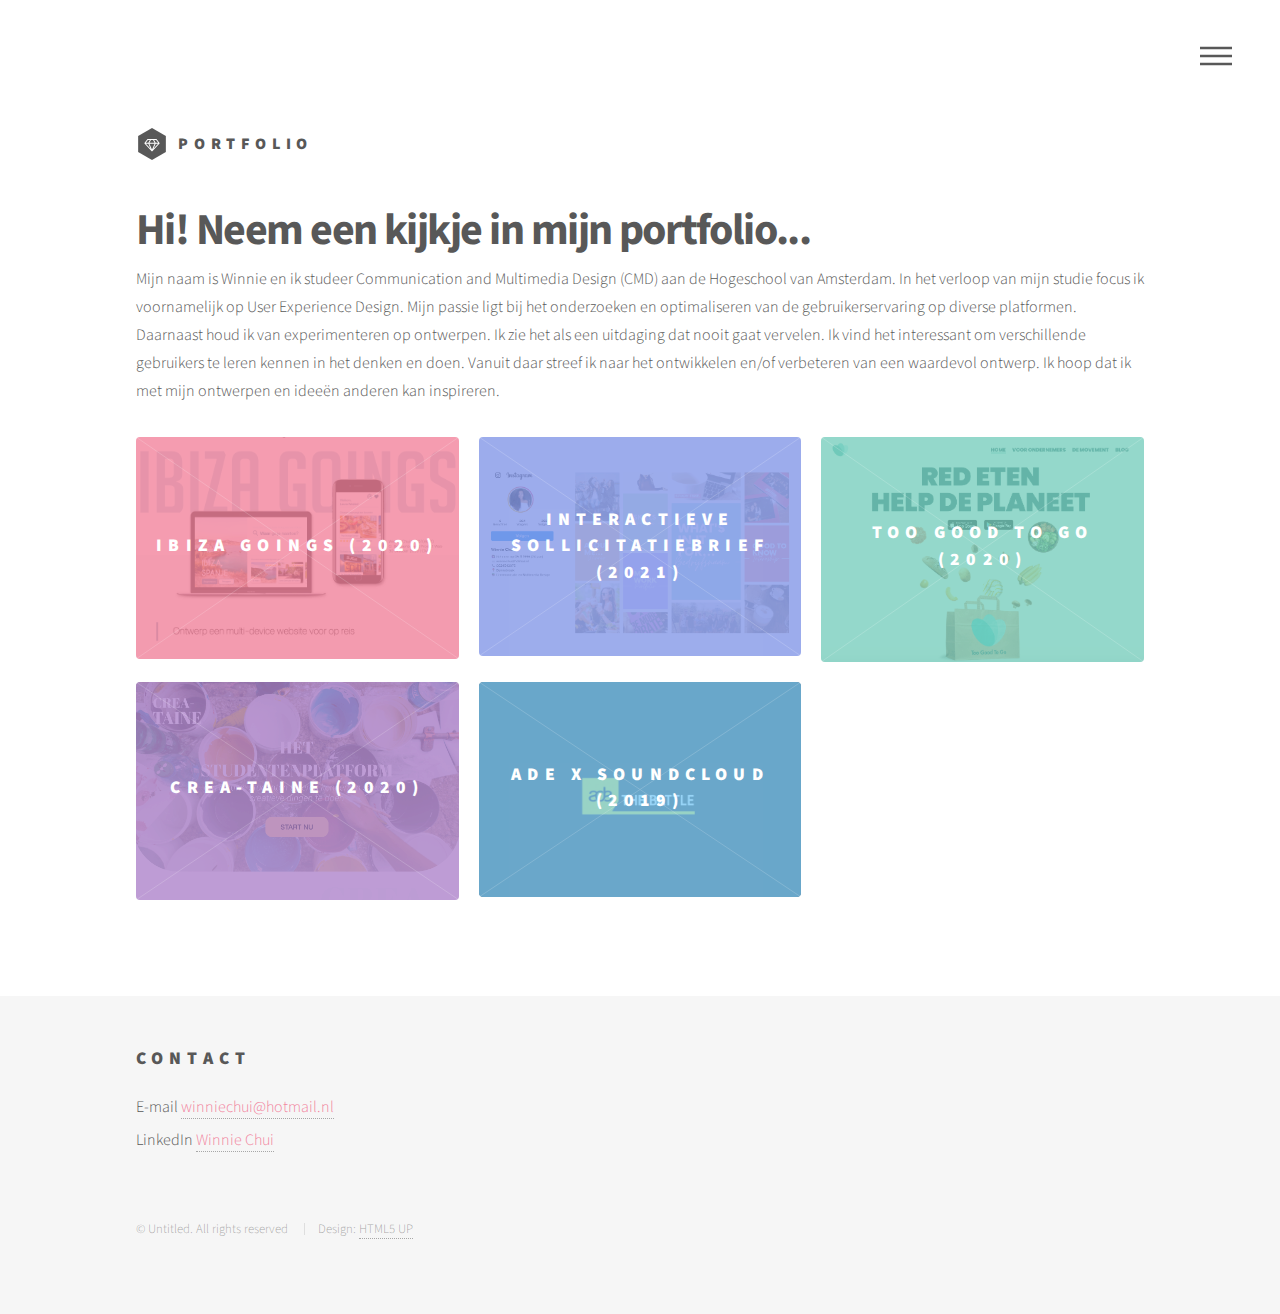
<file: index.html>
<!DOCTYPE HTML>
<!--
    Phantom by HTML5 UP
    html5up.net | @ajlkn
    Free for personal and commercial use under the CCA 3.0 license (html5up.net/license)
-->
<html>

<head>
    <title>Portfolio | Winnie Chui</title>
    <meta charset="utf-8" />
    <meta name="viewport" content="width=device-width, initial-scale=1" />
    <!--[if lte IE 8]><script src="assets/js/ie/html5shiv.js"></script><![endif]-->
    <link rel="stylesheet" href="assets/css/main.css" />
    <!--[if lte IE 9]><link rel="stylesheet" href="assets/css/ie9.css" /><![endif]-->
    <!--[if lte IE 8]><link rel="stylesheet" href="assets/css/ie8.css" /><![endif]-->
</head>

<body>
    <!-- Wrapper -->
    <div id="wrapper">

        <!-- Header -->
        <header id="header">
            <div class="inner">

                <!-- Logo -->
                <a href="index.html" class="logo">
                                    <span class="symbol"><img src="images/logo.svg"w alt="" /></span><span class="title">Portfolio</span>
                                </a>

                <!-- Nav -->
                <nav>
                    <ul>
                        <li><a href="#menu">Menu</a></li>
                    </ul>
                </nav>

            </div>
        </header>

        <!-- Menu -->
        <nav id="menu">
            <h2>Menu</h2>
            <ul>
                <li><a href="index.html">Home</a></li>
                <li><a href="profile.html">Over mij</a></li>
                <!-- <li><a href="generic.html">Tempus etiam</a></li>
                            <li><a href="generic.html">Consequat dolor</a></li>
                            <li><a href="elements.html">Elements</a></li> -->
            </ul>
        </nav>

        <!-- Main -->
        <div id="main">
            <div class="inner">
                <header>
                    <h1 class="intro">Hi! Neem een kijkje in mijn portfolio...<br />
                    </h1>
                    <p>Mijn naam is Winnie en ik studeer Communication and Multimedia Design (CMD) aan de Hogeschool van Amsterdam. In het verloop van mijn studie focus ik voornamelijk op User Experience Design. Mijn passie ligt bij het onderzoeken en optimaliseren van de gebruikerservaring op diverse platformen. Daarnaast houd ik van experimenteren op ontwerpen. Ik zie het als een uitdaging dat nooit gaat vervelen. Ik vind het interessant om verschillende gebruikers te leren kennen in het denken en doen. Vanuit daar streef ik naar het ontwikkelen en/of verbeteren van een waardevol ontwerp. Ik hoop dat ik met mijn ontwerpen en ideeën anderen kan inspireren. </p>



                </header>
                <section class="tiles">
                    <article class="style1">
                        <span class="image">
                                        <img src="images/ibiza-goings.png" alt="" />
                                    </span>
                        <a href="generic.html">
                            <h2>Ibiza Goings (2020)</h2>
                            <div class="content">
                                <p>Web Applicatie</p>
                            </div>
                        </a>
                    </article>
                    <article class="style6">
                        <span class="image">
                                        <img src="images/interactieve-sollicitatie.png" alt="" />
                                    </span>
                        <a href="generic2.html">
                            <h2>Interactieve sollicitatiebrief (2021)</h2>
                            <div class="content">
                                <p>Freespace</p>
                            </div>
                        </a>
                    </article>
                    <article class="style3">
                        <span class="image">
                                        <img src="images/toogoodtogo.png" alt="" />
                                    </span>
                        <a href="generic3.html">
                            <h2>Too Good To Go (2020)</h2>
                            <div class="content">
                                <p>HTML/CSS/Javascript</p>
                            </div>
                        </a>
                    </article>
                    <article class="style5">
                        <span class="image">
                                        <img src="images/creataine.png" alt="" />
                                    </span>
                        <a href="generic4.html">
                            <h2>Crea-taine (2020) </h2>
                            <div class="content">
                                <p>Designing with Purpose</p>
                            </div>
                        </a>
                    </article>
                    <article class="style2">
                        <span class="image">
                                        <img src="images/ade1.png" alt="" />
                                    </span>
                        <a href="generic7.html">
                            <h2>ADE x SoundCloud (2019)</h2>
                            <div class="content">
                                <p>Project 2 Individueel</p>
                            </div>
                        </a>
                    </article>
                </section>
            </div>
        </div>

        <!-- Footer -->
        <footer id="footer">
            <div class="inner">
                <section>
                    <h2 class="contact1">Contact </h2>
                    <p class="mailen">E-mail <a href="mailto:winniechui@hotmail.nl">winniechui@hotmail.nl</a></p>
                    <p class="mailen">LinkedIn <a href="http://www.linkedin.com/in/winnie-chui-b09330160">Winnie Chui</a></p>
                </section>

                <ul class="copyright">
                    <li>&copy; Untitled. All rights reserved</li>
                    <li>Design: <a href="http://html5up.net">HTML5 UP</a></li>
                </ul>
            </div>
        </footer>

    </div>

    <!-- Scripts -->
    <script src="assets/js/jquery.min.js"></script>
    <script src="assets/js/skel.min.js"></script>
    <script src="assets/js/util.js"></script>
    <!--[if lte IE 8]><script src="assets/js/ie/respond.min.js"></script><![endif]-->
    <script src="assets/js/main.js"></script>

</body>

</html>
</file>
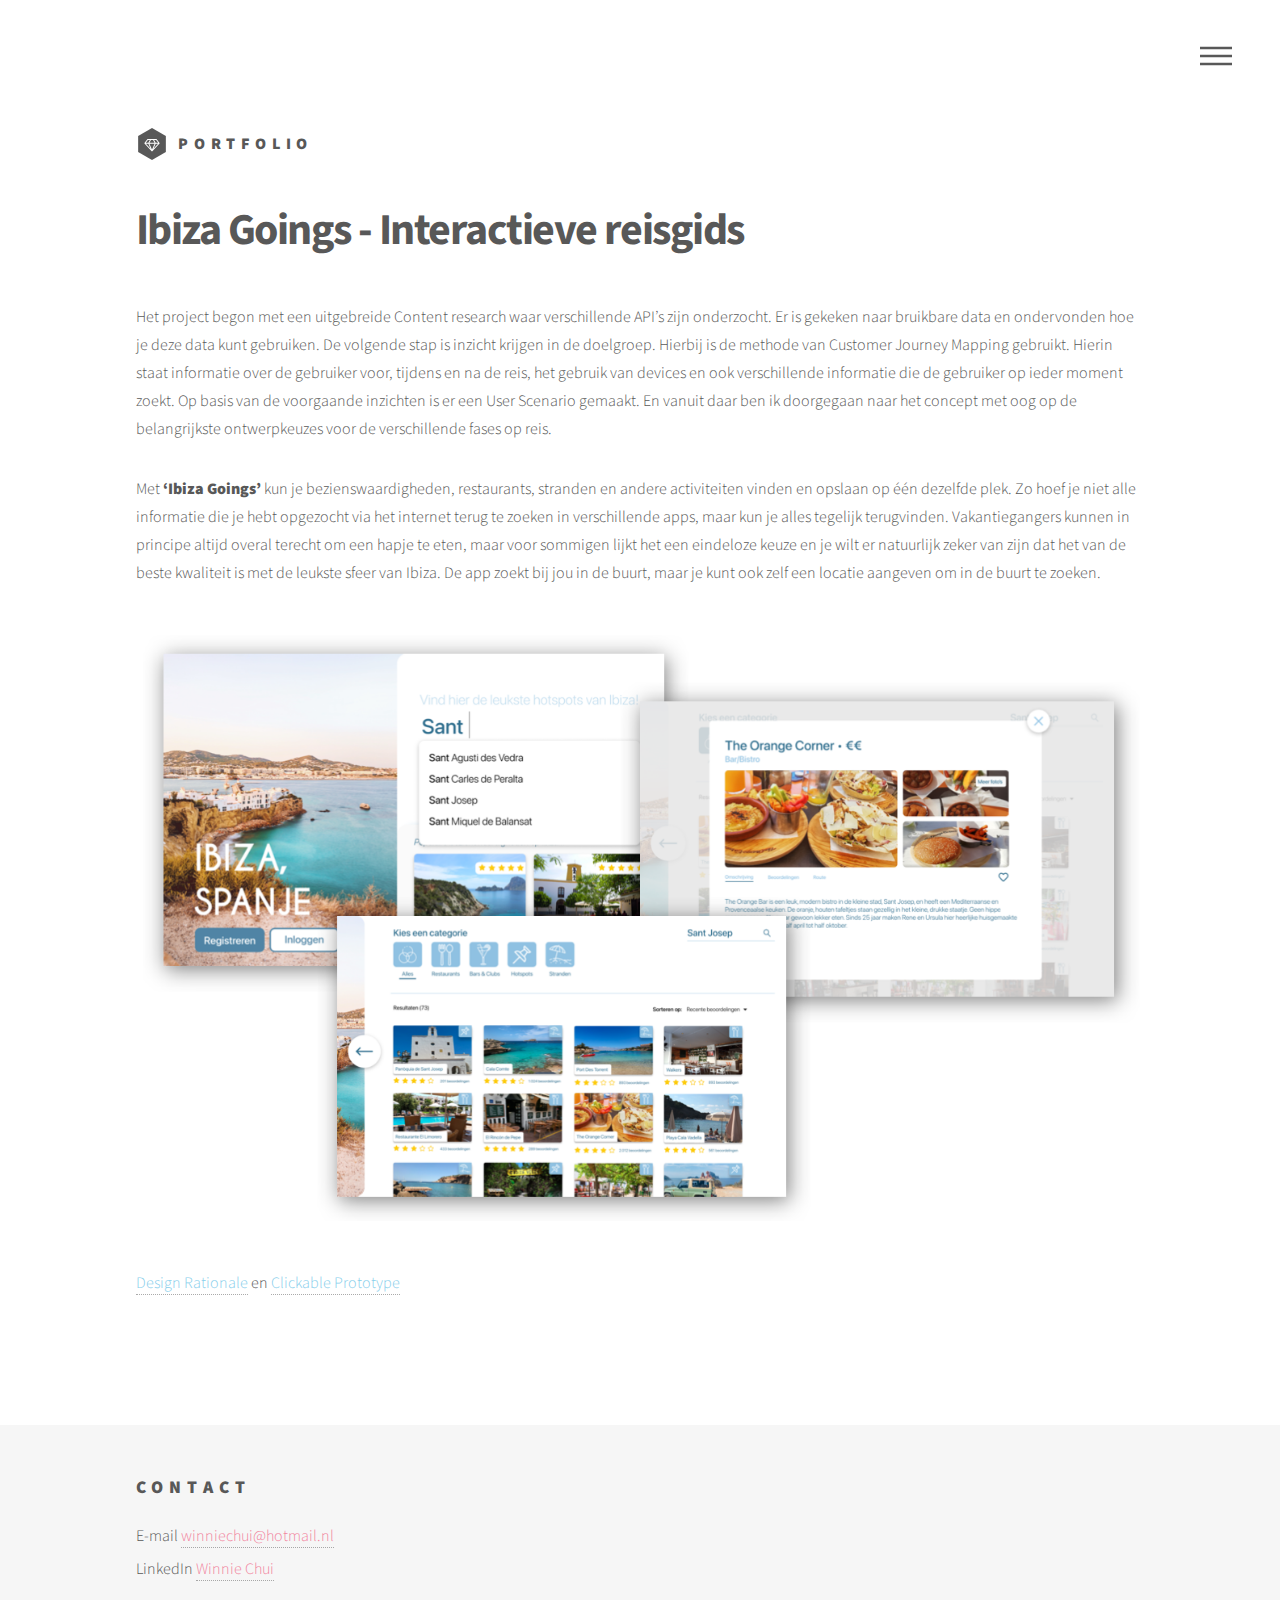
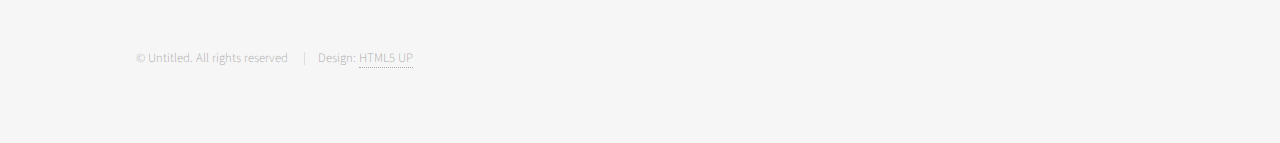
<file: generic.html>
<!DOCTYPE HTML>
<!--
    Phantom by HTML5 UP
    html5up.net | @ajlkn
    Free for personal and commercial use under the CCA 3.0 license (html5up.net/license)
-->
<html>
    <head>
    <title>Ibiza Goings</title>
    <meta charset="utf-8" />
    <meta name="viewport" content="width=device-width, initial-scale=1" />
    <!--[if lte IE 8]><script src="assets/js/ie/html5shiv.js"></script><![endif]-->
    <link rel="stylesheet" href="assets/css/main.css" />
    <!--[if lte IE 9]><link rel="stylesheet" href="assets/css/ie9.css" /><![endif]-->
    <!--[if lte IE 8]><link rel="stylesheet" href="assets/css/ie8.css" /><![endif]-->
</head>

<body>
    <!-- Wrapper -->
    <div id="wrapper">

        <!-- Header -->
        <header id="header">
            <div class="inner">

                <!-- Logo -->
                <a href="index.html" class="logo">
                                    <span class="symbol"><img src="images/logo.svg" alt="" /></span><span class="title">Portfolio</span>
                                </a>

                <!-- Nav -->
                <nav>
                    <ul>
                        <li><a href="#menu">Menu</a></li>
                    </ul>
                </nav>

            </div>
        </header>

        <!-- Menu -->
        <nav id="menu">
            <h2>Menu</h2>
            <ul>
                <li><a href="index.html">Home</a></li>
                <li><a href="profile.html">Over mij</a></li>
                <!-- <li><a href="generic.html">Tempus etiam</a></li>
                            <li><a href="generic.html">Consequat dolor</a></li>
                            <li><a href="elements.html">Elements</a></li> -->
            </ul>
        </nav>

        <!-- Main -->
        <div id="main">
            <div class="inner">
                <h1>Ibiza Goings - Interactieve reisgids</h1>
                <p>Het project begon met een uitgebreide Content research waar verschillende API’s zijn onderzocht. Er is gekeken naar bruikbare data en ondervonden hoe je deze data kunt gebruiken. De volgende stap is inzicht krijgen in de doelgroep. Hierbij is de methode van Customer Journey Mapping gebruikt. Hierin staat informatie over de gebruiker voor, tijdens en na de reis, het gebruik van devices en ook verschillende informatie die de gebruiker op ieder moment zoekt. Op basis van de voorgaande inzichten is er een User Scenario gemaakt. En vanuit daar ben ik doorgegaan naar het concept met oog op de belangrijkste ontwerpkeuzes voor de verschillende fases op reis.
                </p>

                <p>Met <strong>‘Ibiza Goings’</strong> kun je bezienswaardigheden, restaurants, stranden en andere activiteiten vinden en opslaan op één dezelfde plek. Zo hoef je niet alle informatie die je hebt opgezocht via het internet terug te zoeken in verschillende apps, maar kun je alles tegelijk terugvinden. Vakantiegangers kunnen in principe altijd overal terecht om een hapje te eten, maar voor sommigen lijkt het een eindeloze keuze en je wilt er natuurlijk zeker van zijn dat het van de beste kwaliteit is met de leukste sfeer van Ibiza. De app zoekt bij jou in de buurt, maar je kunt ook zelf een locatie aangeven om in de buurt te zoeken. </p>
                <span class="image main"><img src="images/ibiza01.png" alt="" /></span>
                <p><a class="linken" href="images/Design_Rationale_Winnie_Chui.pdf">Design Rationale</a> en <a class="linken" href="images/Clickable_Proto_PDF_Winnie_Chui_Web.pdf">Clickable Prototype</a></p>

            </div>
        </div>

        <!-- Footer -->
        <footer id="footer">
            <div class="inner">
                <section>
                    <h2 class="contact1">Contact </h2>
                    <p class="mailen">E-mail <a href="mailto:winniechui@hotmail.nl">winniechui@hotmail.nl</a></p>
                    <p class="mailen">LinkedIn <a href="http://www.linkedin.com/in/winnie-chui-b09330160">Winnie Chui</a></p>
                </section>

                <ul class="copyright">
                    <li>&copy; Untitled. All rights reserved</li>
                    <li>Design: <a href="http://html5up.net">HTML5 UP</a></li>
                </ul>
            </div>
        </footer>

    </div>

    <!-- Scripts -->
    <script src="assets/js/jquery.min.js"></script>
    <script src="assets/js/skel.min.js"></script>
    <script src="assets/js/util.js"></script>
    <!--[if lte IE 8]><script src="assets/js/ie/respond.min.js"></script><![endif]-->
    <script src="assets/js/main.js"></script>

</body>
</html>
</file>
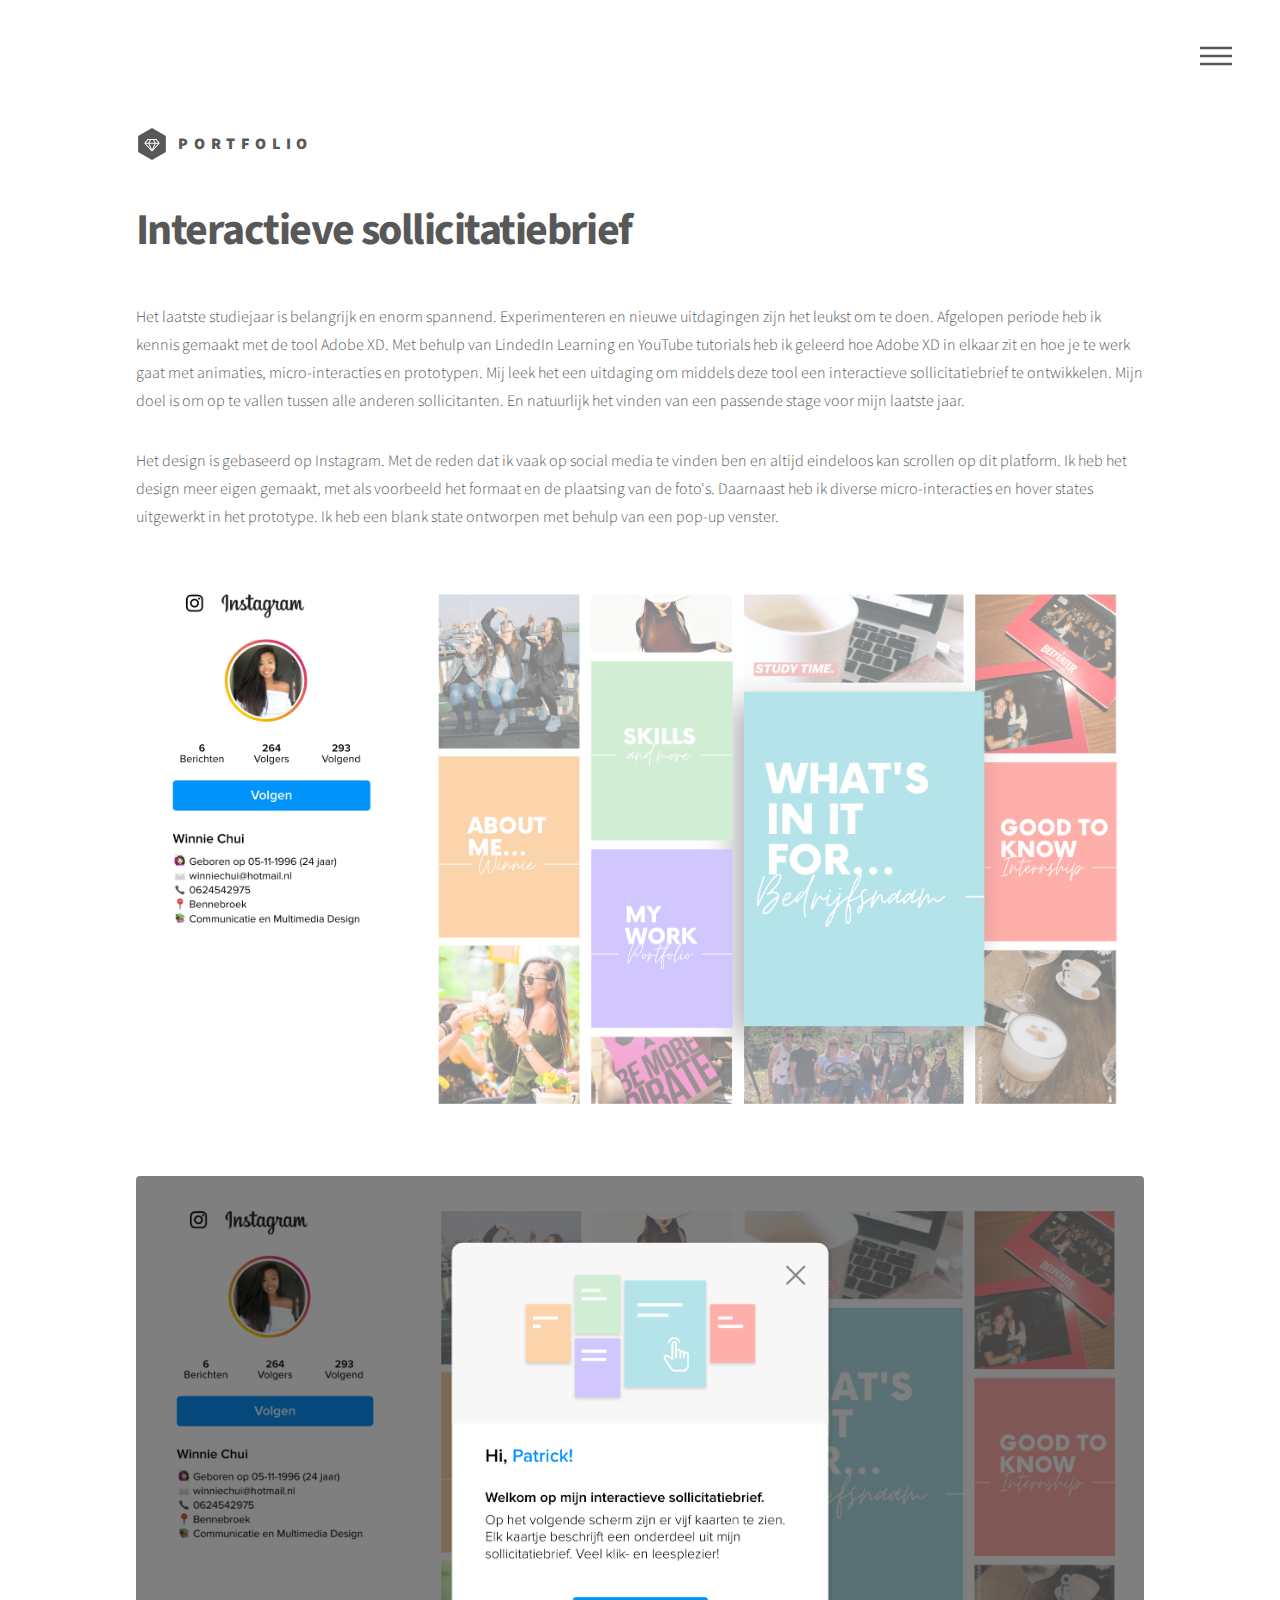
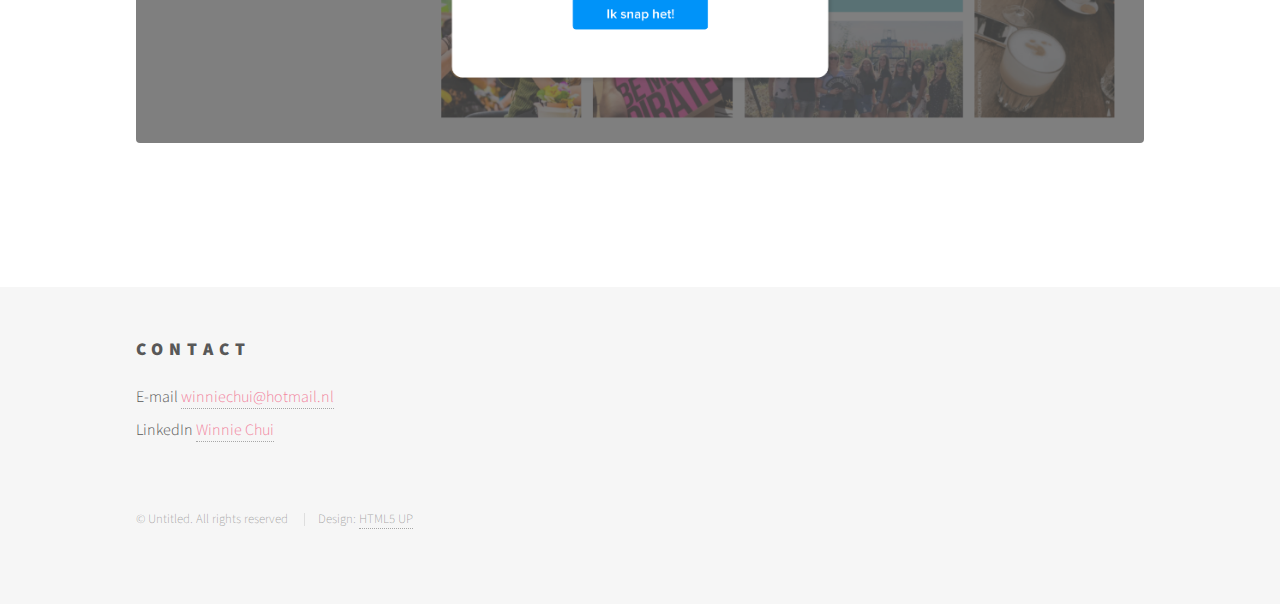
<file: generic2.html>
<!DOCTYPE HTML>
<!--
    Phantom by HTML5 UP
    html5up.net | @ajlkn
    Free for personal and commercial use under the CCA 3.0 license (html5up.net/license)
-->
<html>

<head>
    <title>Interactieve sollicitatiebrief</title>
    <meta charset="utf-8" />
    <meta name="viewport" content="width=device-width, initial-scale=1" />
    <!--[if lte IE 8]><script src="assets/js/ie/html5shiv.js"></script><![endif]-->
    <link rel="stylesheet" href="assets/css/main.css" />
    <!--[if lte IE 9]><link rel="stylesheet" href="assets/css/ie9.css" /><![endif]-->
    <!--[if lte IE 8]><link rel="stylesheet" href="assets/css/ie8.css" /><![endif]-->
</head>

<body>
    <!-- Wrapper -->
    <div id="wrapper">

        <!-- Header -->
        <header id="header">
            <div class="inner">

                <!-- Logo -->
                <a href="index.html" class="logo">
                                    <span class="symbol"><img src="images/logo.svg" alt="" /></span><span class="title">Portfolio</span>
                                </a>

                <!-- Nav -->
                <nav>
                    <ul>
                        <li><a href="#menu">Menu</a></li>
                    </ul>
                </nav>

            </div>
        </header>

        <!-- Menu -->
        <nav id="menu">
            <h2>Menu</h2>
            <ul>
                <li><a href="index.html">Home</a></li>
                <li><a href="profile.html">Over mij</a></li>
                <!-- <li><a href="generic.html">Tempus etiam</a></li>
                            <li><a href="generic.html">Consequat dolor</a></li>
                            <li><a href="elements.html">Elements</a></li> -->
            </ul>
        </nav>

        <!-- Main -->
        <div id="main">
            <div class="inner">
                <h1>Interactieve sollicitatiebrief</h1>
                <p>Het laatste studiejaar is belangrijk en enorm spannend. Experimenteren en nieuwe uitdagingen zijn het leukst om te doen. Afgelopen periode heb ik kennis gemaakt met de tool Adobe XD. Met behulp van LindedIn Learning en YouTube tutorials heb ik geleerd hoe Adobe XD in elkaar zit en hoe je te werk gaat met animaties, micro-interacties en prototypen. Mij leek het een uitdaging om middels deze tool een interactieve sollicitatiebrief te ontwikkelen. Mijn doel is om op te vallen tussen alle anderen sollicitanten. En natuurlijk het vinden van een passende stage voor mijn laatste jaar. </p>

                <p>Het design is gebaseerd op Instagram. Met de reden dat ik vaak op social media te vinden ben en altijd eindeloos kan scrollen op dit platform. Ik heb het design meer eigen gemaakt, met als voorbeeld het formaat en de plaatsing van de foto's. Daarnaast heb ik diverse micro-interacties en hover states uitgewerkt in het prototype. Ik heb een blank state ontworpen met behulp van een pop-up venster. </p>

                <span class="image main"><img src="images/instagram-home.png" alt="" /></span>
                <span class="image main"><img src="images/instagram-pop-up.png" alt="" /></span>


            </div>
        </div>

        <!-- Footer -->
        <footer id="footer">
            <div class="inner">
                <section>
                    <h2 class="contact1">Contact </h2>
                    <p class="mailen">E-mail <a href="mailto:winniechui@hotmail.nl">winniechui@hotmail.nl</a></p>
                    <p class="mailen">LinkedIn <a href="http://www.linkedin.com/in/winnie-chui-b09330160">Winnie Chui</a></p>
                </section>

                <ul class="copyright">
                    <li>&copy; Untitled. All rights reserved</li>
                    <li>Design: <a href="http://html5up.net">HTML5 UP</a></li>
                </ul>
            </div>
        </footer>

    </div>

    <!-- Scripts -->
    <script src="assets/js/jquery.min.js"></script>
    <script src="assets/js/skel.min.js"></script>
    <script src="assets/js/util.js"></script>
    <!--[if lte IE 8]><script src="assets/js/ie/respond.min.js"></script><![endif]-->
    <script src="assets/js/main.js"></script>

</body>

</html>
</file>
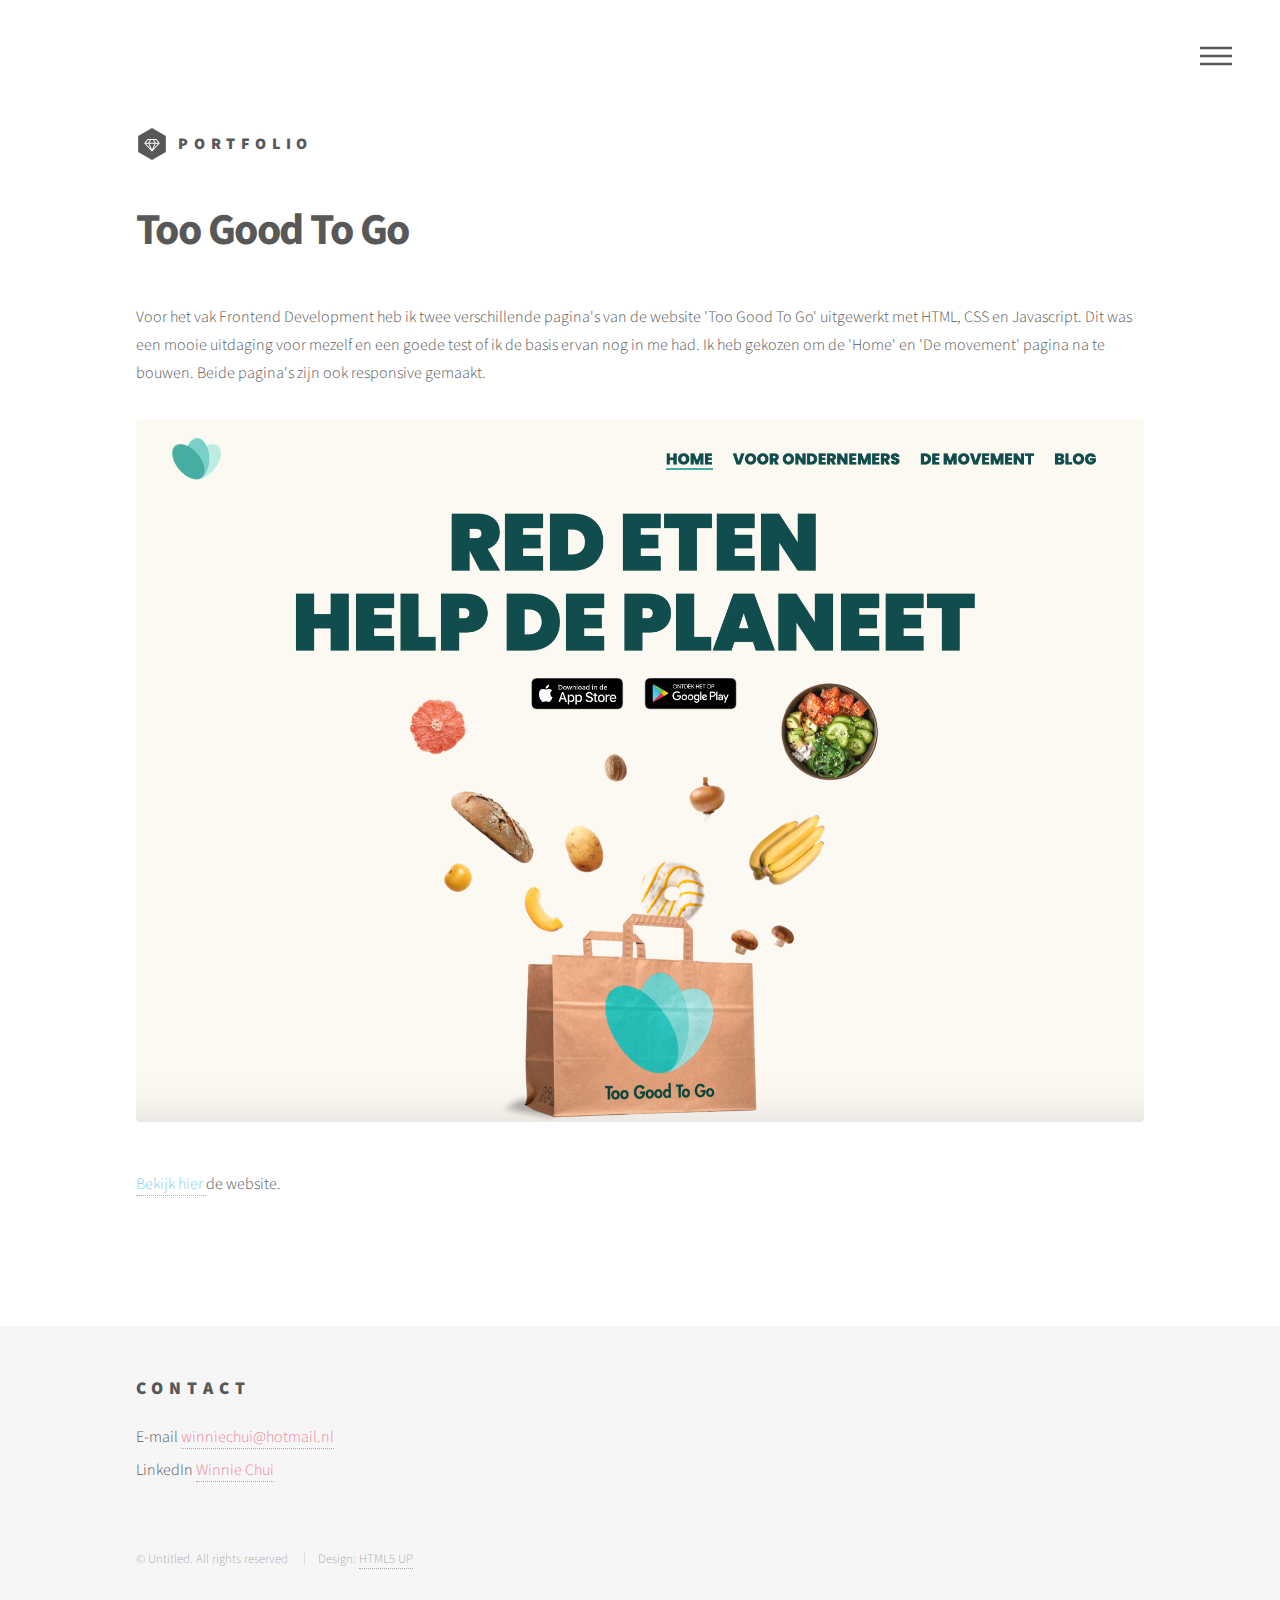
<file: generic3.html>
<!DOCTYPE HTML>
<!--
    Phantom by HTML5 UP
    html5up.net | @ajlkn
    Free for personal and commercial use under the CCA 3.0 license (html5up.net/license)
-->
<html>

<head>
    <title>Too Good To Go</title>
    <meta charset="utf-8" />
    <meta name="viewport" content="width=device-width, initial-scale=1" />
    <!--[if lte IE 8]><script src="assets/js/ie/html5shiv.js"></script><![endif]-->
    <link rel="stylesheet" href="assets/css/main.css" />
    <!--[if lte IE 9]><link rel="stylesheet" href="assets/css/ie9.css" /><![endif]-->
    <!--[if lte IE 8]><link rel="stylesheet" href="assets/css/ie8.css" /><![endif]-->
</head>

<body>
    <!-- Wrapper -->
    <div id="wrapper">

        <!-- Header -->
        <header id="header">
            <div class="inner">

                <!-- Logo -->
                <a href="index.html" class="logo">
                                    <span class="symbol"><img src="images/logo.svg" alt="" /></span><span class="title">Portfolio</span>
                                </a>

                <!-- Nav -->
                <nav>
                    <ul>
                        <li><a href="#menu">Menu</a></li>
                    </ul>
                </nav>

            </div>
        </header>

        <!-- Menu -->
        <nav id="menu">
            <h2>Menu</h2>
            <ul>
                <li><a href="index.html">Home</a></li>
                <li><a href="profile.html">Over mij</a></li>
                <!-- <li><a href="generic.html">Tempus etiam</a></li>
                            <li><a href="generic.html">Consequat dolor</a></li>
                            <li><a href="elements.html">Elements</a></li> -->
            </ul>
        </nav>

        <!-- Main -->
        <div id="main">
            <div class="inner">
                <h1>Too Good To Go</h1>
                <p>Voor het vak Frontend Development heb ik twee verschillende pagina's van de website 'Too Good To Go' uitgewerkt met HTML, CSS en Javascript. Dit was een mooie uitdaging voor mezelf en een goede test of ik de basis ervan nog in me had. Ik heb gekozen om de 'Home' en 'De movement' pagina na te bouwen. Beide pagina's zijn ook responsive gemaakt. </p>
                <span class="image main"><img src="images/toogoodtogo.png" alt="" />
                            </span>
                <p>
                    <a class="linken" href="https://chuio001.github.io/blokweb/">Bekijk hier </a>de website.</p>

            </div>
        </div>

        <!-- Footer -->
        <footer id="footer">
            <div class="inner">
                <section>
                    <h2 class="contact1">Contact </h2>
                    <p class="mailen">E-mail <a href="mailto:winniechui@hotmail.nl">winniechui@hotmail.nl</a></p>
                    <p class="mailen">LinkedIn <a href="http://www.linkedin.com/in/winnie-chui-b09330160">Winnie Chui</a></p>
                </section>

                <ul class="copyright">
                    <li>&copy; Untitled. All rights reserved</li>
                    <li>Design: <a href="http://html5up.net">HTML5 UP</a></li>
                </ul>
            </div>
        </footer>

    </div>

    <!-- Scripts -->
    <script src="assets/js/jquery.min.js"></script>
    <script src="assets/js/skel.min.js"></script>
    <script src="assets/js/util.js"></script>
    <!--[if lte IE 8]><script src="assets/js/ie/respond.min.js"></script><![endif]-->
    <script src="assets/js/main.js"></script>

</body>

</html>
</file>
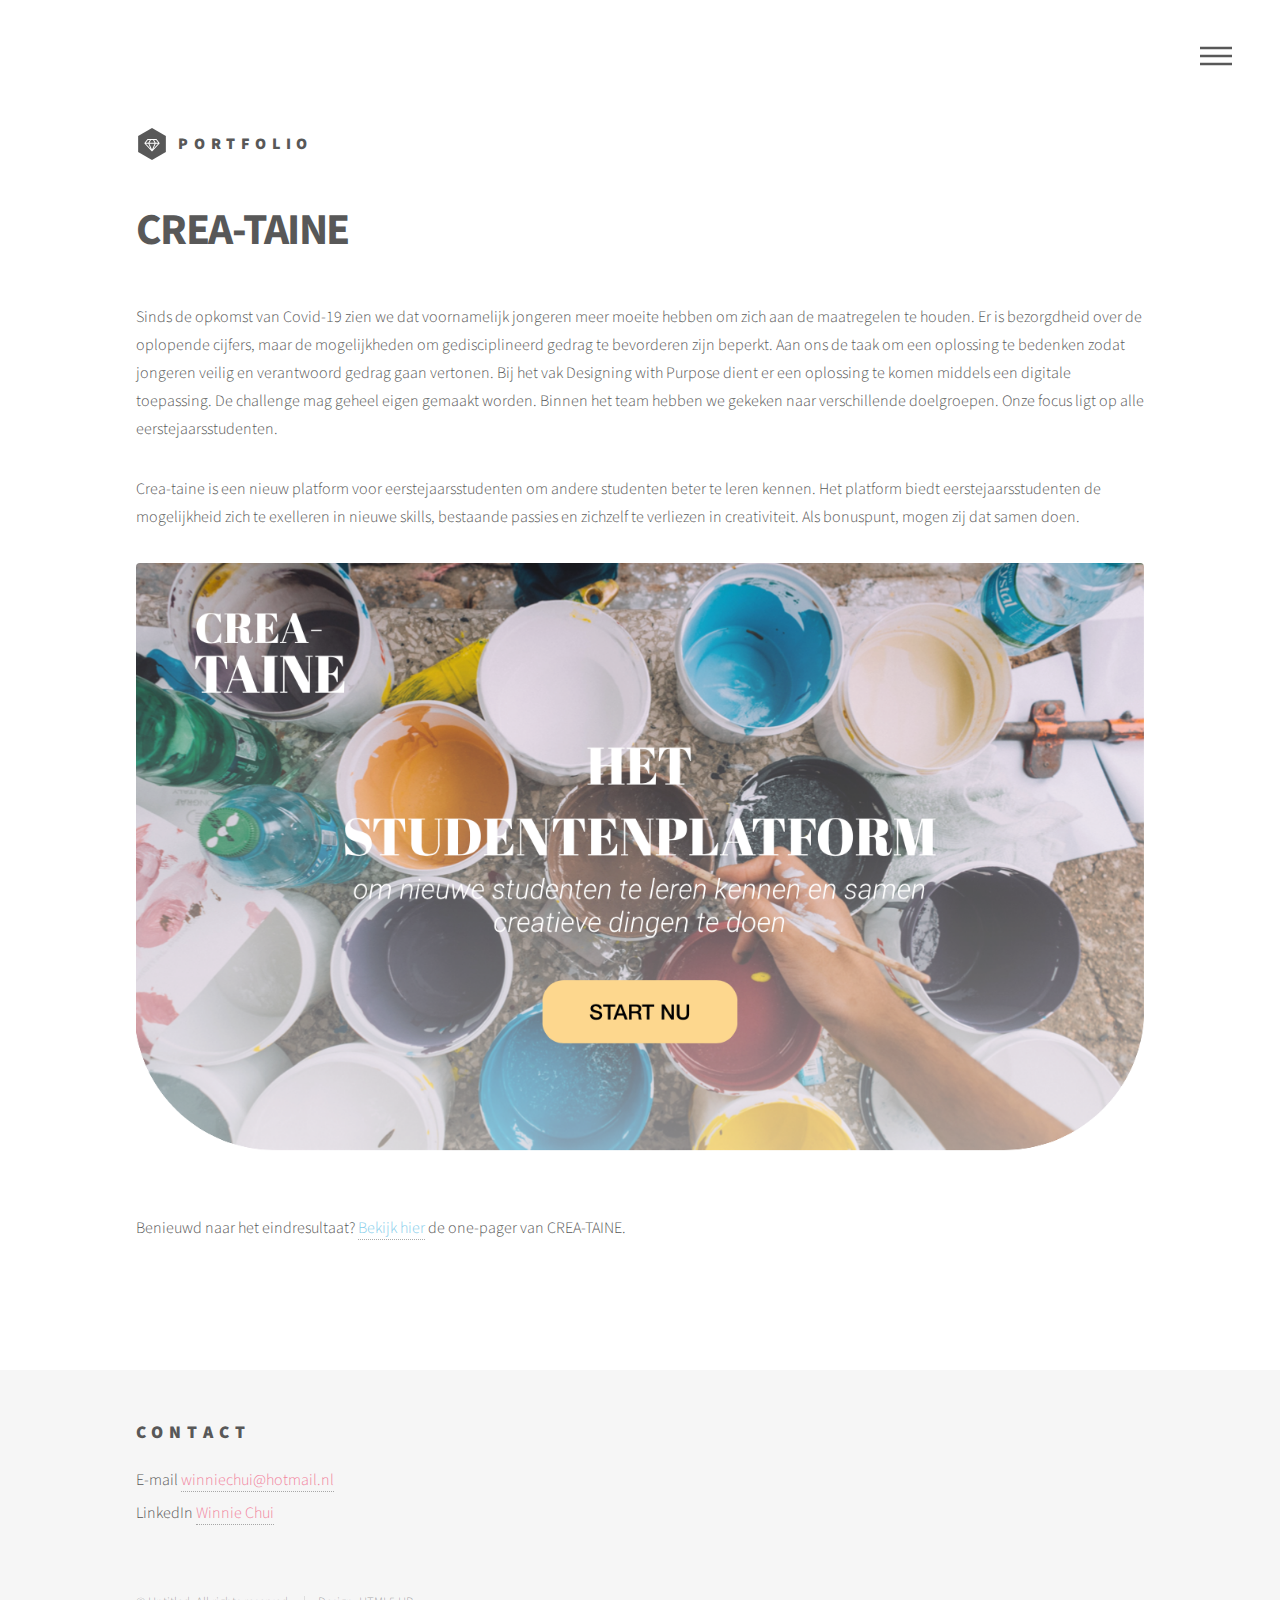
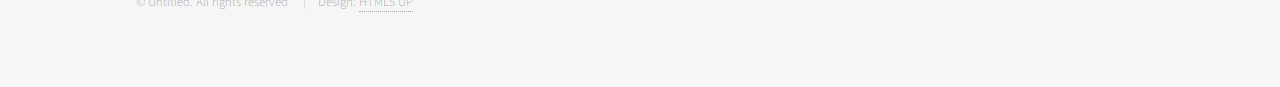
<file: generic4.html>
<!DOCTYPE HTML>
<!--
    Phantom by HTML5 UP
    html5up.net | @ajlkn
    Free for personal and commercial use under the CCA 3.0 license (html5up.net/license)
-->
<html>
    <head>
    <title>Crea-taine</title>
    <meta charset="utf-8" />
    <meta name="viewport" content="width=device-width, initial-scale=1" />
    <!--[if lte IE 8]><script src="assets/js/ie/html5shiv.js"></script><![endif]-->
    <link rel="stylesheet" href="assets/css/main.css" />
    <!--[if lte IE 9]><link rel="stylesheet" href="assets/css/ie9.css" /><![endif]-->
    <!--[if lte IE 8]><link rel="stylesheet" href="assets/css/ie8.css" /><![endif]-->
</head>

<body>
    <!-- Wrapper -->
    <div id="wrapper">

        <!-- Header -->
        <header id="header">
            <div class="inner">

                <!-- Logo -->
                <a href="index.html" class="logo">
                                    <span class="symbol"><img src="images/logo.svg" alt="" /></span><span class="title">Portfolio</span>
                                </a>

                <!-- Nav -->
                <nav>
                    <ul>
                        <li><a href="#menu">Menu</a></li>
                    </ul>
                </nav>

            </div>
        </header>

        <!-- Menu -->
        <nav id="menu">
            <h2>Menu</h2>
            <ul>
                <li><a href="index.html">Home</a></li>
                <li><a href="profile.html">Over mij</a></li>
                <!-- <li><a href="generic.html">Tempus etiam</a></li>
                            <li><a href="generic.html">Consequat dolor</a></li>
                            <li><a href="elements.html">Elements</a></li> -->
            </ul>
        </nav>

        <!-- Main -->
        <div id="main">
            <div class="inner">
                <h1>CREA-TAINE</h1>
                <p>Sinds de opkomst van Covid-19 zien we dat voornamelijk jongeren meer moeite hebben om zich aan de maatregelen te houden. Er is bezorgdheid over de oplopende cijfers, maar de mogelijkheden om gedisciplineerd gedrag te bevorderen zijn beperkt. Aan ons de taak om een oplossing te bedenken zodat jongeren veilig en verantwoord gedrag gaan vertonen. Bij het vak Designing with Purpose dient er een oplossing te komen middels een digitale toepassing. De challenge mag geheel eigen gemaakt worden. Binnen het team hebben we gekeken naar verschillende doelgroepen. Onze focus ligt op alle eerstejaarsstudenten. </p>

                <p>Crea-taine is een nieuw platform voor eerstejaarsstudenten om andere studenten beter te leren kennen. Het platform biedt eerstejaarsstudenten de mogelijkheid zich te exelleren in nieuwe skills, bestaande passies en zichzelf te verliezen in creativiteit. Als bonuspunt, mogen zij dat samen doen.</p>
                <span class="image main"><img src="images/crea01.png" alt="" />
                            </span>


                <p>Benieuwd naar het eindresultaat? <a class="linken" href="images/onepager-creataine.pdf">Bekijk hier</a> de one-pager van CREA-TAINE.</p>
            </div>
        </div>

        <!-- Footer -->
        <footer id="footer">
            <div class="inner">
                <section>
                    <h2 class="contact1">Contact </h2>
                    <p class="mailen">E-mail <a href="mailto:winniechui@hotmail.nl">winniechui@hotmail.nl</a></p>
                    <p class="mailen">LinkedIn <a href="http://www.linkedin.com/in/winnie-chui-b09330160">Winnie Chui</a></p>
                </section>

                <ul class="copyright">
                    <li>&copy; Untitled. All rights reserved</li>
                    <li>Design: <a href="http://html5up.net">HTML5 UP</a></li>
                </ul>
            </div>
        </footer>

    </div>

    <!-- Scripts -->
    <script src="assets/js/jquery.min.js"></script>
    <script src="assets/js/skel.min.js"></script>
    <script src="assets/js/util.js"></script>
    <!--[if lte IE 8]><script src="assets/js/ie/respond.min.js"></script><![endif]-->
    <script src="assets/js/main.js"></script>

</body>
</html>
</file>
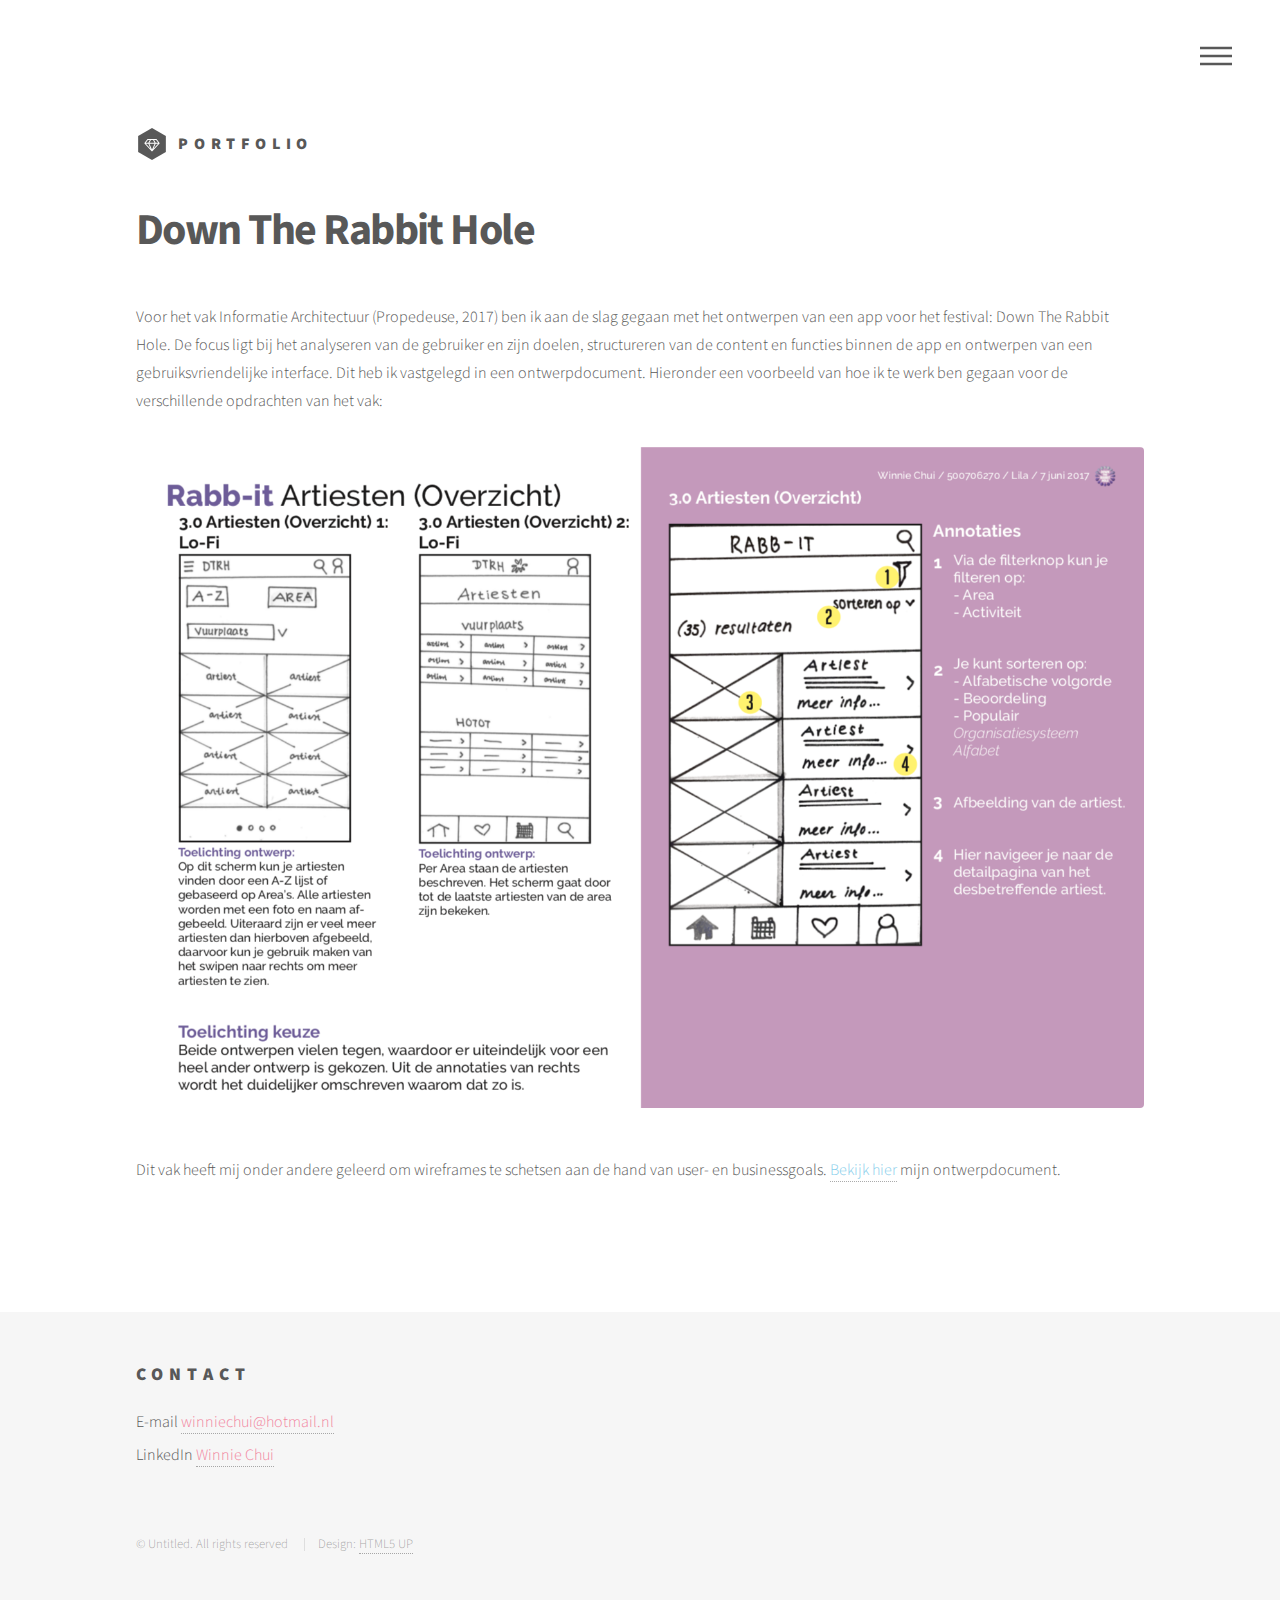
<file: generic5.html>
<!DOCTYPE HTML>
<!--
    Phantom by HTML5 UP
    html5up.net | @ajlkn
    Free for personal and commercial use under the CCA 3.0 license (html5up.net/license)
-->
<html>
    <head>
    <title>Down The Rabbit Hole</title>
    <meta charset="utf-8" />
    <meta name="viewport" content="width=device-width, initial-scale=1" />
    <!--[if lte IE 8]><script src="assets/js/ie/html5shiv.js"></script><![endif]-->
    <link rel="stylesheet" href="assets/css/main.css" />
    <!--[if lte IE 9]><link rel="stylesheet" href="assets/css/ie9.css" /><![endif]-->
    <!--[if lte IE 8]><link rel="stylesheet" href="assets/css/ie8.css" /><![endif]-->
</head>

<body>
    <!-- Wrapper -->
    <div id="wrapper">

        <!-- Header -->
        <header id="header">
            <div class="inner">

                <!-- Logo -->
                <a href="index.html" class="logo">
                                    <span class="symbol"><img src="images/logo.svg" alt="" /></span><span class="title">Portfolio</span>
                                </a>

                <!-- Nav -->
                <nav>
                    <ul>
                        <li><a href="#menu">Menu</a></li>
                    </ul>
                </nav>

            </div>
        </header>

        <!-- Menu -->
        <nav id="menu">
            <h2>Menu</h2>
            <ul>
                <li><a href="index.html">Home</a></li>
                <li><a href="profile.html">Over mij</a></li>
                <!-- <li><a href="generic.html">Tempus etiam</a></li>
                            <li><a href="generic.html">Consequat dolor</a></li>
                            <li><a href="elements.html">Elements</a></li> -->
            </ul>
        </nav>

        <!-- Main -->
        <div id="main">
            <div class="inner">
                <h1>Down The Rabbit Hole</h1>
                <p>Voor het vak Informatie Architectuur (Propedeuse, 2017) ben ik aan de slag gegaan met het ontwerpen van een app voor het festival: Down The Rabbit Hole. De focus ligt bij het analyseren van de gebruiker en zijn doelen, structureren van de content en functies binnen de app en ontwerpen van een gebruiksvriendelijke interface. Dit heb ik vastgelegd in een ontwerpdocument. Hieronder een voorbeeld van hoe ik te werk ben gegaan voor de verschillende opdrachten van het vak:</p>
                <span class="image main"><img src="images/ia.png" alt="" />
                            </span>

                <p>Dit vak heeft mij onder andere geleerd om wireframes te schetsen aan de hand van user- en businessgoals.
                <a class="linken" href="images/Winnie.Chui.IA.Rabb-It.pdf">Bekijk hier</a> mijn ontwerpdocument.</p>
            </div>
        </div>

        <!-- Footer -->
        <footer id="footer">
            <div class="inner">
                <section>
                    <h2 class="contact1">Contact </h2>
                    <p class="mailen">E-mail <a href="mailto:winniechui@hotmail.nl">winniechui@hotmail.nl</a></p>
                    <p class="mailen">LinkedIn <a href="http://www.linkedin.com/in/winnie-chui-b09330160">Winnie Chui</a></p>
                </section>

                <ul class="copyright">
                    <li>&copy; Untitled. All rights reserved</li>
                    <li>Design: <a href="http://html5up.net">HTML5 UP</a></li>
                </ul>
            </div>
        </footer>

    </div>

    <!-- Scripts -->
    <script src="assets/js/jquery.min.js"></script>
    <script src="assets/js/skel.min.js"></script>
    <script src="assets/js/util.js"></script>
    <!--[if lte IE 8]><script src="assets/js/ie/respond.min.js"></script><![endif]-->
    <script src="assets/js/main.js"></script>

</body>
</html>
</file>
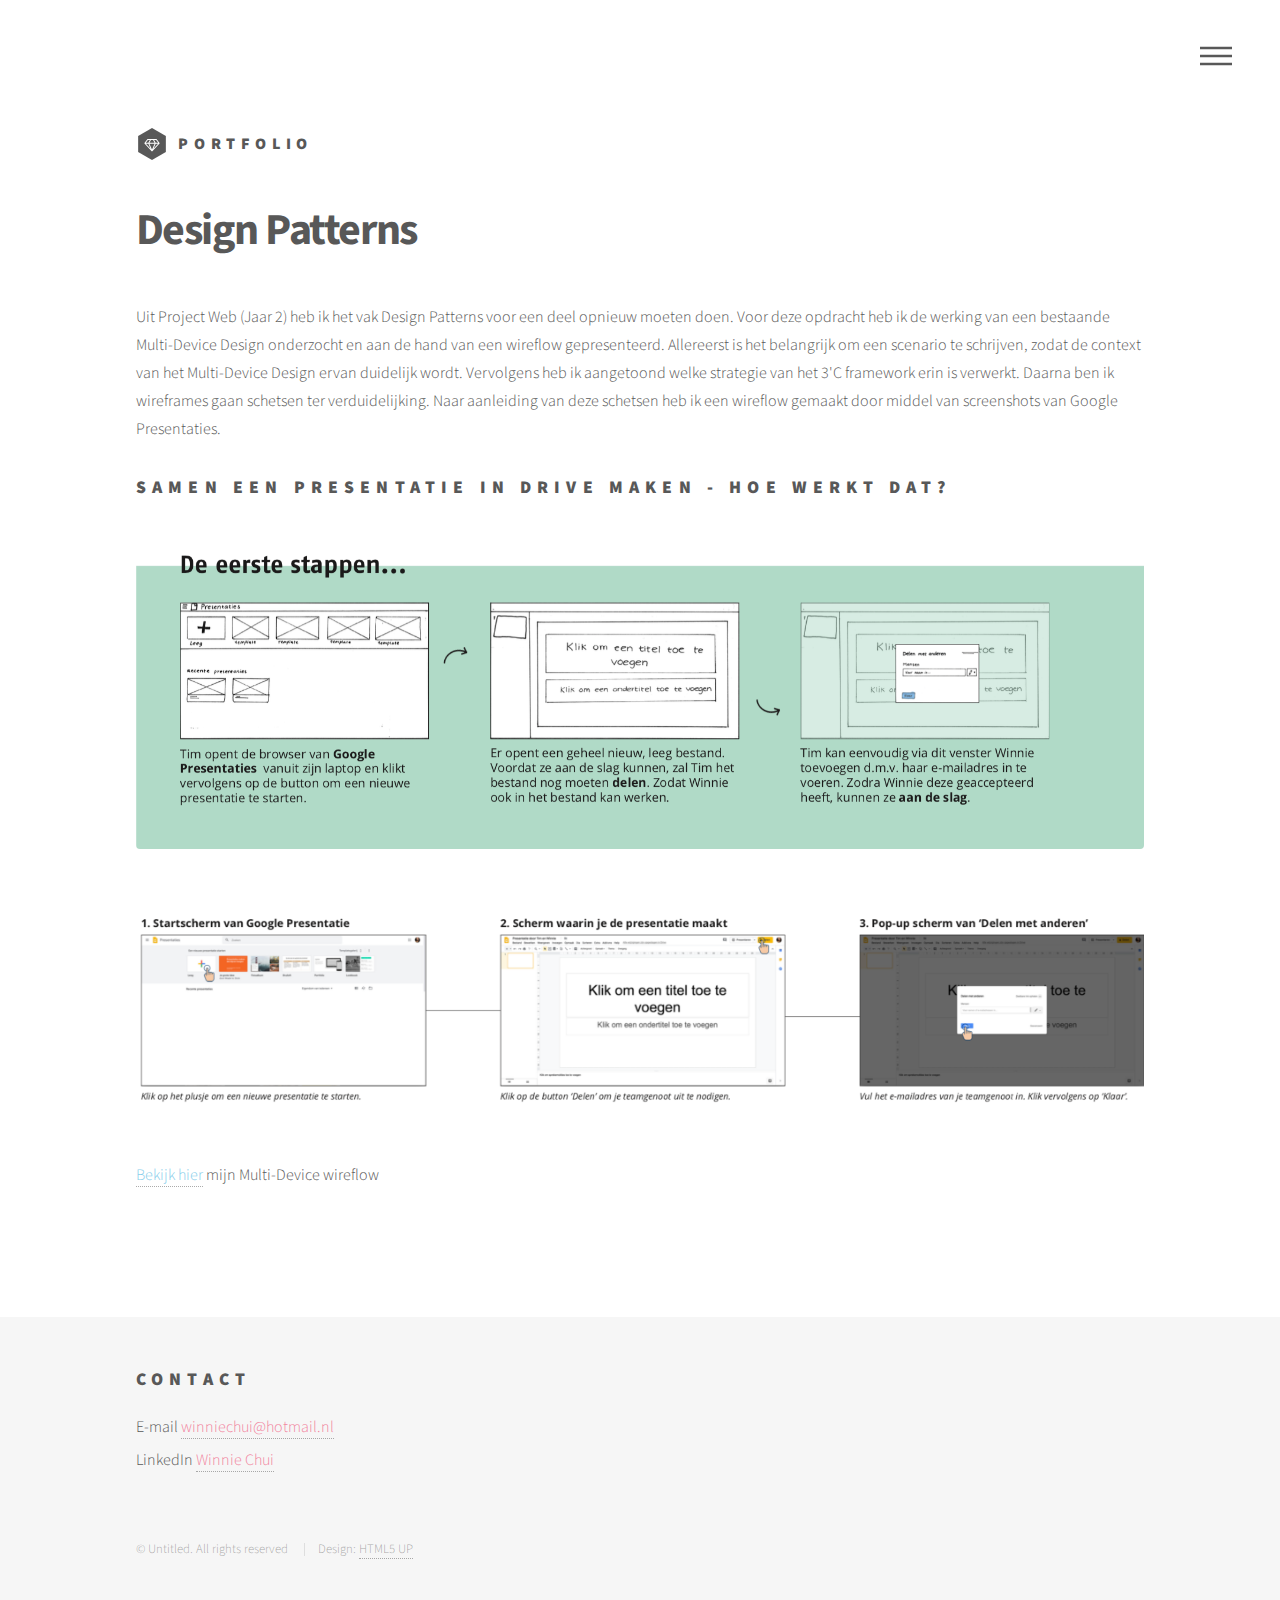
<file: generic6.html>
<!DOCTYPE HTML>
<!--
    Phantom by HTML5 UP
    html5up.net | @ajlkn
    Free for personal and commercial use under the CCA 3.0 license (html5up.net/license)
-->
<html>
    <head>
    <title>Design Patterns</title>
    <meta charset="utf-8" />
    <meta name="viewport" content="width=device-width, initial-scale=1" />
    <!--[if lte IE 8]><script src="assets/js/ie/html5shiv.js"></script><![endif]-->
    <link rel="stylesheet" href="assets/css/main.css" />
    <!--[if lte IE 9]><link rel="stylesheet" href="assets/css/ie9.css" /><![endif]-->
    <!--[if lte IE 8]><link rel="stylesheet" href="assets/css/ie8.css" /><![endif]-->
</head>

<body>
    <!-- Wrapper -->
    <div id="wrapper">

        <!-- Header -->
        <header id="header">
            <div class="inner">

                <!-- Logo -->
                <a href="index.html" class="logo">
                                    <span class="symbol"><img src="images/logo.svg" alt="" /></span><span class="title">Portfolio</span>
                                </a>

                <!-- Nav -->
                <nav>
                    <ul>
                        <li><a href="#menu">Menu</a></li>
                    </ul>
                </nav>

            </div>
        </header>

        <!-- Menu -->
        <nav id="menu">
            <h2>Menu</h2>
            <ul>
                <li><a href="index.html">Home</a></li>
                <li><a href="profile.html">Over mij</a></li>
                <!-- <li><a href="generic.html">Tempus etiam</a></li>
                            <li><a href="generic.html">Consequat dolor</a></li>
                            <li><a href="elements.html">Elements</a></li> -->
            </ul>
        </nav>

        <!-- Main -->
        <div id="main">
            <div class="inner">
                <h1>Design Patterns</h1>
                <p>Uit Project Web (Jaar 2) heb ik het vak Design Patterns voor een deel opnieuw moeten doen. Voor deze opdracht heb ik de werking van een bestaande Multi-Device Design onderzocht en aan de hand van een wireflow gepresenteerd. Allereerst is het belangrijk om een scenario te schrijven, zodat de context van het Multi-Device Design ervan duidelijk wordt. Vervolgens heb ik aangetoond welke strategie van het 3'C framework erin is verwerkt. Daarna ben ik wireframes gaan schetsen ter verduidelijking. Naar aanleiding van deze schetsen heb ik een wireflow gemaakt door middel van screenshots van Google Presentaties.
                </p>


                <h2>Samen een presentatie in Drive maken - Hoe werkt dat?</h2>
                <span class="image main"><img src="images/dp2.png" alt="" />
                            </span>
                             <span class="image main"><img src="images/dp3.png" alt="" />
                            </span>

                <p>
                <a class="linken" href="images/Winnie.Chui.DP.Multi.Device.Wireflow.pdf">Bekijk hier</a> mijn Multi-Device wireflow</p>
            </div>
        </div>

        <!-- Footer -->
        <footer id="footer">
            <div class="inner">
                <section>
                    <h2 class="contact1">Contact </h2>
                    <p class="mailen">E-mail <a href="mailto:winniechui@hotmail.nl">winniechui@hotmail.nl</a></p>
                    <p class="mailen">LinkedIn <a href="http://www.linkedin.com/in/winnie-chui-b09330160">Winnie Chui</a></p>
                </section>

                <ul class="copyright">
                    <li>&copy; Untitled. All rights reserved</li>
                    <li>Design: <a href="http://html5up.net">HTML5 UP</a></li>
                </ul>
            </div>
        </footer>

    </div>

    <!-- Scripts -->
    <script src="assets/js/jquery.min.js"></script>
    <script src="assets/js/skel.min.js"></script>
    <script src="assets/js/util.js"></script>
    <!--[if lte IE 8]><script src="assets/js/ie/respond.min.js"></script><![endif]-->
    <script src="assets/js/main.js"></script>

</body>
</html>
</file>
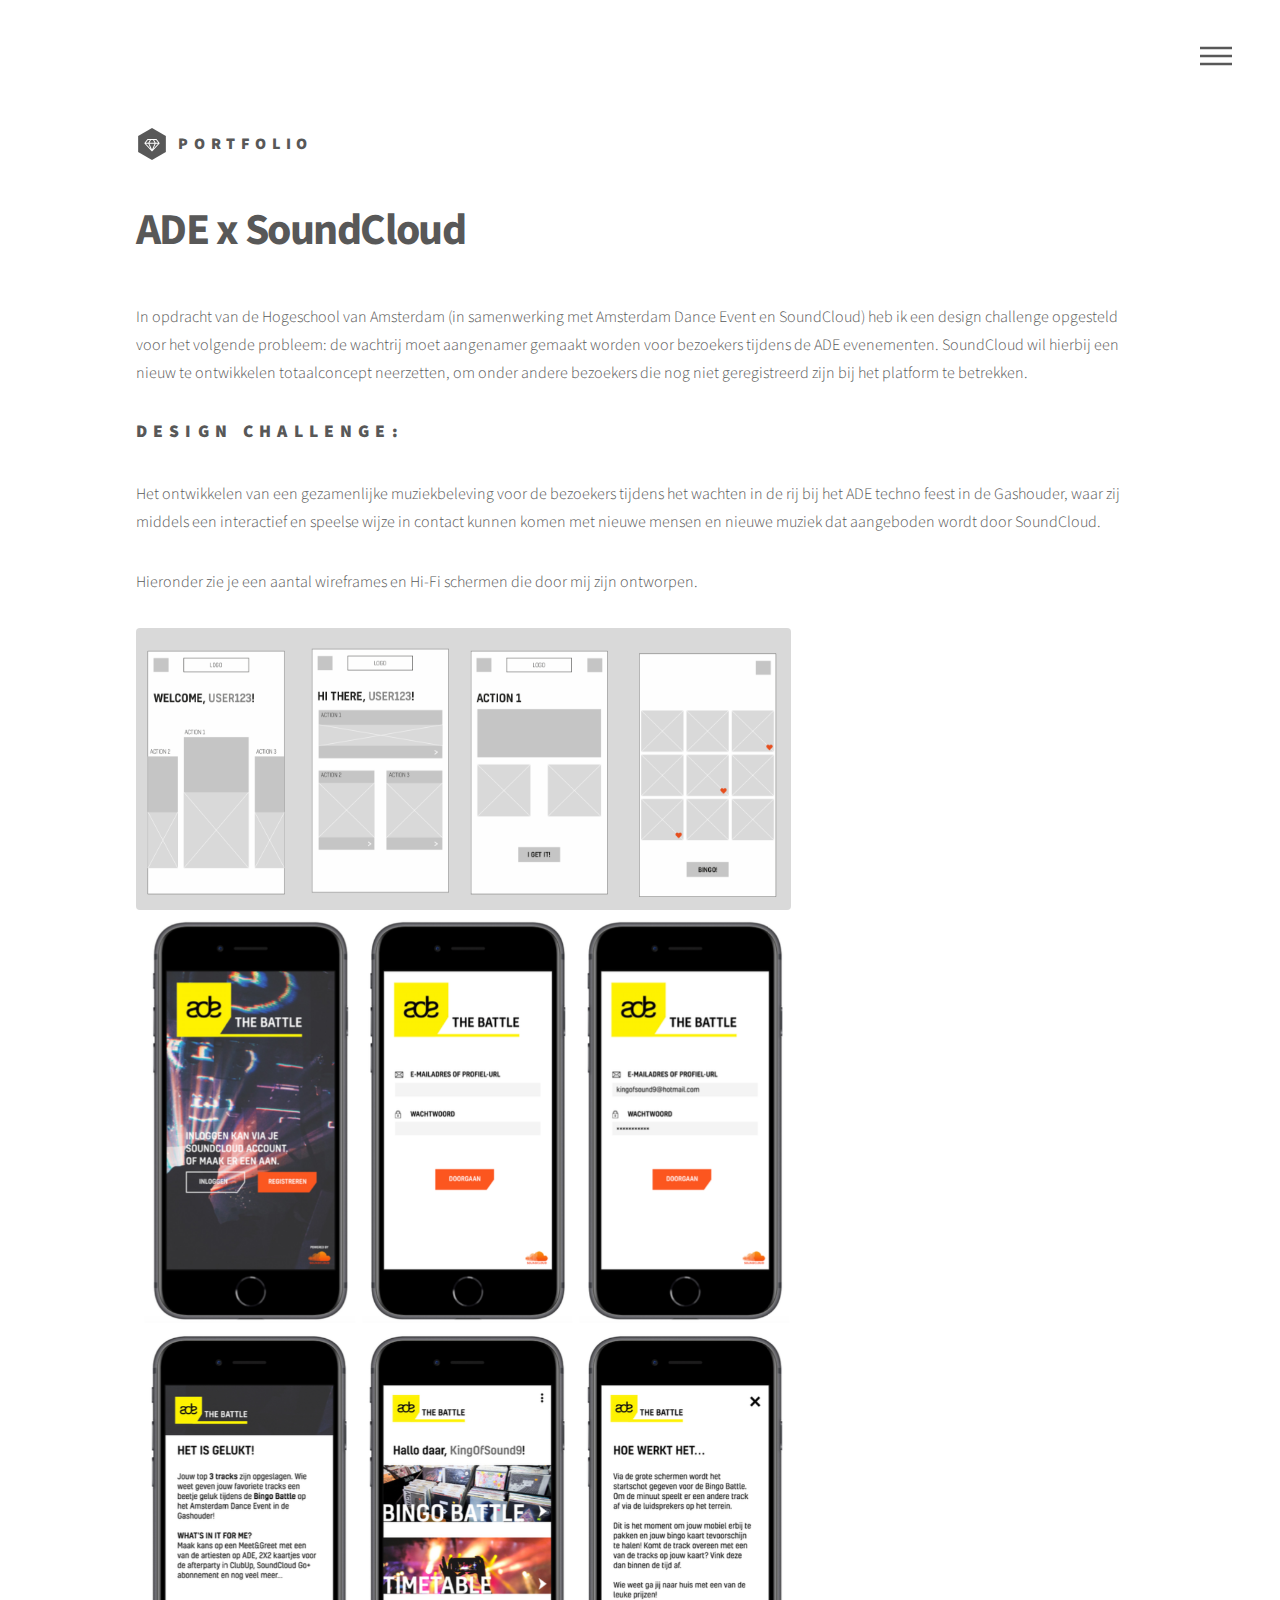
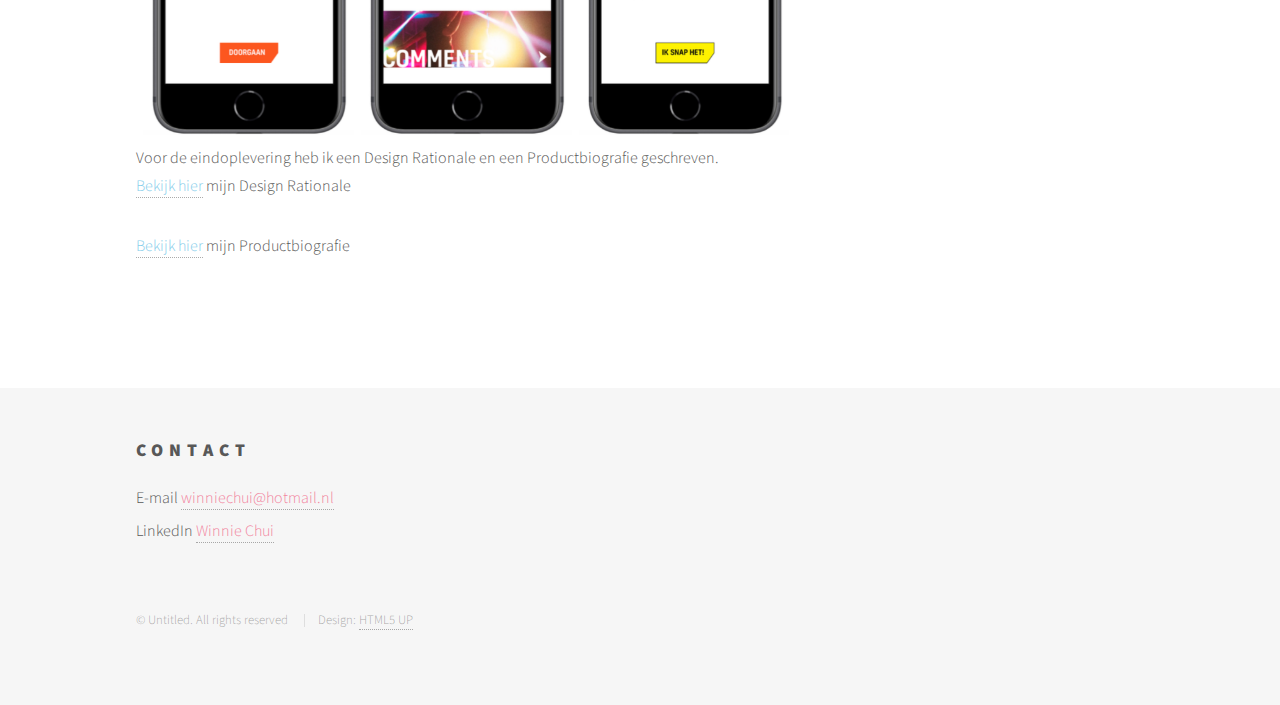
<file: generic7.html>
<!DOCTYPE HTML>
<!--
    Phantom by HTML5 UP
    html5up.net | @ajlkn
    Free for personal and commercial use under the CCA 3.0 license (html5up.net/license)
-->
<html>

<head>
    <title>ADE x SoundCloud</title>
    <meta charset="utf-8" />
    <meta name="viewport" content="width=device-width, initial-scale=1" />
    <!--[if lte IE 8]><script src="assets/js/ie/html5shiv.js"></script><![endif]-->
    <link rel="stylesheet" href="assets/css/main.css" />
    <!--[if lte IE 9]><link rel="stylesheet" href="assets/css/ie9.css" /><![endif]-->
    <!--[if lte IE 8]><link rel="stylesheet" href="assets/css/ie8.css" /><![endif]-->
</head>

<body>
    <!-- Wrapper -->
    <div id="wrapper">

        <!-- Header -->
        <header id="header">
            <div class="inner">

                <!-- Logo -->
                <a href="index.html" class="logo">
                                    <span class="symbol"><img src="images/logo.svg" alt="" /></span><span class="title">Portfolio</span>
                                </a>

                <!-- Nav -->
                <nav>
                    <ul>
                        <li><a href="#menu">Menu</a></li>
                    </ul>
                </nav>

            </div>
        </header>

        <!-- Menu -->
        <nav id="menu">
            <h2>Menu</h2>
            <ul>
                <li><a href="index.html">Home</a></li>
                <li><a href="profile.html">Over mij</a></li>
                <!-- <li><a href="generic.html">Tempus etiam</a></li>
                            <li><a href="generic.html">Consequat dolor</a></li>
                            <li><a href="elements.html">Elements</a></li> -->
            </ul>
        </nav>

        <!-- Main -->
        <div id="main">
            <div class="inner">
                <h1>ADE x SoundCloud</h1>
                <p>In opdracht van de Hogeschool van Amsterdam (in samenwerking met Amsterdam Dance Event en SoundCloud) heb ik een design challenge opgesteld voor het volgende probleem: de wachtrij moet aangenamer gemaakt worden voor bezoekers tijdens de ADE evenementen. SoundCloud wil hierbij een nieuw te ontwikkelen totaalconcept neerzetten, om onder andere bezoekers die nog niet geregistreerd zijn bij het platform te betrekken.</p>

                <h2>Design Challenge:</h2>
                <p>Het ontwikkelen van een gezamenlijke muziekbeleving voor de bezoekers tijdens het wachten in de rij bij het ADE techno feest in de Gashouder, waar zij middels een interactief en speelse wijze in contact kunnen komen met nieuwe mensen en nieuwe muziek dat aangeboden wordt door SoundCloud.</p>
                <p>Hieronder zie je een aantal wireframes en Hi-Fi schermen die door mij zijn ontworpen.</p>



                <span class="image small"><img src="images/wireframes.png" alt="" /></span>
            </div>
            <div class="inner">
                <span class="image small"><img src="images/schermen2.png" alt="" /></span>
                <span class="image small"><img src="images/schermen1.png" alt="" /></span>

                <p>Voor de eindoplevering heb ik een Design Rationale en een Productbiografie geschreven.<br>
                    <a class="linken" href="images/Winnie_Chui_DesignRationale_ADE_SoundCloud.pdf">Bekijk hier</a> mijn Design Rationale</p>
                <p><a class="linken" href="images/Winnie_Chui_Productbiografie_ADE_SoundCloud.pdf">Bekijk hier</a> mijn Productbiografie</p>
            </div>
        </div>


        <!-- Footer -->
        <footer id="footer">
            <div class="inner">
                <section>
                    <h2 class="contact1">Contact </h2>
                    <p class="mailen">E-mail <a href="mailto:winniechui@hotmail.nl">winniechui@hotmail.nl</a></p>
                    <p class="mailen">LinkedIn <a href="http://www.linkedin.com/in/winnie-chui-b09330160">Winnie Chui</a></p>
                </section>

                <ul class="copyright">
                    <li>&copy; Untitled. All rights reserved</li>
                    <li>Design: <a href="http://html5up.net">HTML5 UP</a></li>
                </ul>
            </div>
        </footer>

    </div>

    <!-- Scripts -->
    <script src="assets/js/jquery.min.js"></script>
    <script src="assets/js/skel.min.js"></script>
    <script src="assets/js/util.js"></script>
    <!--[if lte IE 8]><script src="assets/js/ie/respond.min.js"></script><![endif]-->
    <script src="assets/js/main.js"></script>

</body>

</html>
</file>
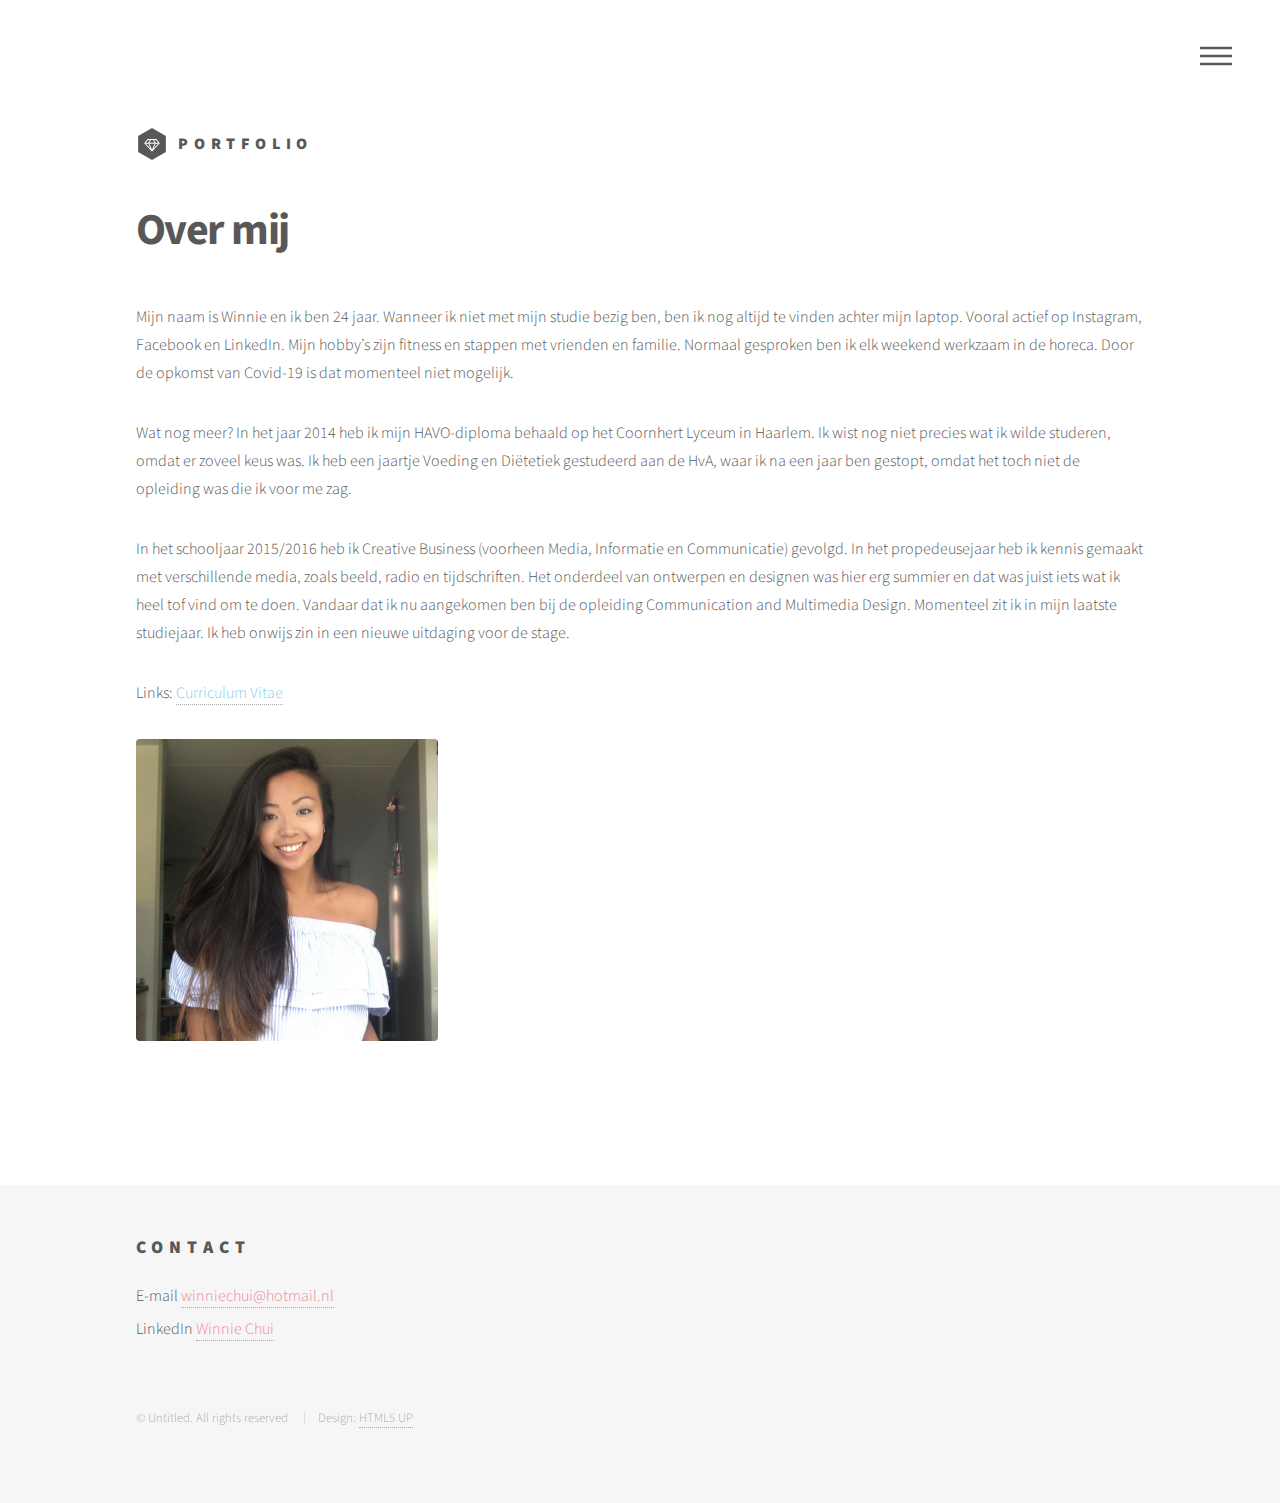
<file: profile.html>
<!DOCTYPE HTML>
<!--
    Phantom by HTML5 UP
    html5up.net | @ajlkn
    Free for personal and commercial use under the CCA 3.0 license (html5up.net/license)
-->
<html>

<head>
    <title>Over mij</title>
    <meta charset="utf-8" />
    <meta name="viewport" content="width=device-width, initial-scale=1" />
    <!--[if lte IE 8]><script src="assets/js/ie/html5shiv.js"></script><![endif]-->
    <link rel="stylesheet" href="assets/css/main.css" />
    <!--[if lte IE 9]><link rel="stylesheet" href="assets/css/ie9.css" /><![endif]-->
    <!--[if lte IE 8]><link rel="stylesheet" href="assets/css/ie8.css" /><![endif]-->
</head>

<body>
    <!-- Wrapper -->
    <div id="wrapper">

        <!-- Header -->
        <header id="header">
            <div class="inner">

                <!-- Logo -->
                <a href="index.html" class="logo">
                                    <span class="symbol"><img src="images/logo.svg" alt="" /></span><span class="title">Portfolio</span>
                                </a>

                <!-- Nav -->
                <nav>
                    <ul>
                        <li><a href="#menu">Menu</a></li>
                    </ul>
                </nav>

            </div>
        </header>

        <!-- Menu -->
        <nav id="menu">
            <h2>Menu</h2>
            <ul>
                <li><a href="index.html">Home</a></li>
                <li><a href="profile.html">Over mij</a></li>
                <!-- <li><a href="generic.html">Tempus etiam</a></li>
                            <li><a href="generic.html">Consequat dolor</a></li>
                            <li><a href="elements.html">Elements</a></li> -->
            </ul>
        </nav>

        <!-- Main -->
        <div id="main">
            <div class="inner">
                <h1>Over mij</h1>

                <p>Mijn naam is Winnie en ik ben 24 jaar. Wanneer ik niet met mijn studie bezig ben, ben ik nog altijd te vinden achter mijn laptop. Vooral actief op Instagram, Facebook en LinkedIn. Mijn hobby’s zijn fitness en stappen met vrienden en familie. Normaal gesproken ben ik elk weekend werkzaam in de horeca. Door de opkomst van Covid-19 is dat momenteel niet mogelijk. </p>

                <p>Wat nog meer? In het jaar 2014 heb ik mijn HAVO-diploma behaald op het Coornhert Lyceum in Haarlem. Ik wist nog niet precies wat ik wilde studeren, omdat er zoveel keus was. Ik heb een jaartje Voeding en Diëtetiek gestudeerd aan de HvA, waar ik na een jaar ben gestopt, omdat het toch niet de opleiding was die ik voor me zag.</p>

                <p>In het schooljaar 2015/2016 heb ik Creative Business (voorheen Media, Informatie en Communicatie) gevolgd. In het propedeusejaar heb ik kennis gemaakt met verschillende media, zoals beeld, radio en tijdschriften. Het onderdeel van ontwerpen en designen was hier erg summier en dat was juist iets wat ik heel tof vind om te doen. Vandaar dat ik nu aangekomen ben bij de opleiding Communication and Multimedia Design. Momenteel zit ik in mijn laatste studiejaar. Ik heb onwijs zin in een nieuwe uitdaging voor de stage. </p>

                <p>Links: <a class="linken" href="images/Nieuw.CV.Winnie.Chui.pdf">Curriculum Vitae </a></p>

                <div class="image mij"><img src="images/winniechui.jpeg" alt="" /></div>


            </div>
        </div>

        <!-- Footer -->
        <footer id="footer">
            <div class="inner">
                <section>
                    <h2 class="contact1">Contact </h2>
                    <p class="mailen">E-mail <a href="mailto:winniechui@hotmail.nl">winniechui@hotmail.nl</a></p>
                    <p class="mailen">LinkedIn <a href="http://www.linkedin.com/in/winnie-chui-b09330160">Winnie Chui</a></p>
                </section>

                <ul class="copyright">
                    <li>&copy; Untitled. All rights reserved</li>
                    <li>Design: <a href="http://html5up.net">HTML5 UP</a></li>
                </ul>
            </div>
        </footer>

    </div>

    <!-- Scripts -->
    <script src="assets/js/jquery.min.js"></script>
    <script src="assets/js/skel.min.js"></script>
    <script src="assets/js/util.js"></script>
    <!--[if lte IE 8]><script src="assets/js/ie/respond.min.js"></script><![endif]-->
    <script src="assets/js/main.js"></script>

</body>

</html>
</file>
<file: assets/css/ie9.css>
/*
	Phantom by HTML5 UP
	html5up.net | @ajlkn
	Free for personal and commercial use under the CCA 3.0 license (html5up.net/license)
*/

/* Tiles */

	.tiles:after {
		content: '';
		display: block;
		clear: both;
	}

	.tiles article {
		float: left;
	}

		.tiles article > a {
			padding-top: 50%;
			margin-top: -1.75em;
		}

		body:not(.is-touch) .tiles article:hover > .image {
			-moz-transform: none;
			-webkit-transform: none;
			-ms-transform: none;
			transform: none;
		}

/* Footer */

	#footer > .inner section {
		float: left;
	}

	#footer > .inner .copyright {
		clear: both;
		padding-top: 4em;
	}
</file>
<file: assets/css/ie8.css>
/*
	Phantom by HTML5 UP
	html5up.net | @ajlkn
	Free for personal and commercial use under the CCA 3.0 license (html5up.net/license)
*/

/* Form */

	form .field {
		float: none !important;
		width: 100% !important;
		padding-left: 0 !important;
	}

/* Button */

	input[type="submit"],
	input[type="reset"],
	input[type="button"],
	button,
	.button {
		border: solid 2px #585858 !important;
	}

		input[type="submit"]:hover,
		input[type="reset"]:hover,
		input[type="button"]:hover,
		button:hover,
		.button:hover {
			border-color: #f2849e !important;
		}

		input[type="submit"].special,
		input[type="reset"].special,
		input[type="button"].special,
		button.special,
		.button.special {
			border: none !important;
		}

/* Tiles */

	.tiles article > .image:before, .tiles article > .image:after {
		display: none;
	}

/* Header */

	#header .logo .symbol {
		display: none;
	}

	#header nav ul li a[href="#menu"] {
		text-indent: 0;
		width: auto;
		font-size: 0.8em;
	}

		#header nav ul li a[href="#menu"]:before, #header nav ul li a[href="#menu"]:after {
			display: none;
		}

/* Footer */

	#footer > .inner section {
		width: 50%;
		margin-left: 3em;
	}

		#footer > .inner section:first-child {
			margin-left: 0;
			width: 40%;
		}
</file>
<file: assets/css/main.css>
@import url(font-awesome.min.css);
@import url("https://fonts.googleapis.com/css?family=Source+Sans+Pro:300,700,900");

/*
    Phantom by HTML5 UP
    html5up.net | @ajlkn
    Free for personal and commercial use under the CCA 3.0 license (html5up.net/license)
*/

/* Reset */

    html, body, div, span, applet, object, iframe, h1, h2, h3, h4, h5, h6, p, blockquote, pre, a, abbr, acronym, address, big, cite, code, del, dfn, em, img, ins, kbd, q, s, samp, small, strike, strong, sub, sup, tt, var, b, u, i, center, dl, dt, dd, ol, ul, li, fieldset, form, label, legend, table, caption, tbody, tfoot, thead, tr, th, td, article, aside, canvas, details, embed, figure, figcaption, footer, header, hgroup, menu, nav, output, ruby, section, summary, time, mark, audio, video {
        margin: 0;
        padding: 0;
        border: 0;
        font-size: 100%;
        font: inherit;
        vertical-align: baseline;
    }

    article, aside, details, figcaption, figure, footer, header, hgroup, menu, nav, section {
        display: block;
    }

    body {
        line-height: 1;
    }

    ol, ul {
        list-style: none;
    }

    blockquote, q {
        quotes: none;
    }

    blockquote:before, blockquote:after, q:before, q:after {
        content: '';
        content: none;
    }

    table {
        border-collapse: collapse;
        border-spacing: 0;
    }

    body {
        -webkit-text-size-adjust: none;
    }

/* Box Model */

    *, *:before, *:after {
        -moz-box-sizing: border-box;
        -webkit-box-sizing: border-box;
        box-sizing: border-box;
    }

/* Grid */

    .row {
        border-bottom: solid 1px transparent;
        -moz-box-sizing: border-box;
        -webkit-box-sizing: border-box;
        box-sizing: border-box;
    }

    .row > * {
        float: left;
        -moz-box-sizing: border-box;
        -webkit-box-sizing: border-box;
        box-sizing: border-box;
    }

    .row:after, .row:before {
        content: '';
        display: block;
        clear: both;
        height: 0;
    }

    .row.uniform > * > :first-child {
        margin-top: 0;
    }

    .row.uniform > * > :last-child {
        margin-bottom: 0;
    }

    .row.\30 \25 > * {
        padding: 0 0 0 0em;
    }

    .row.\30 \25 {
        margin: 0 0 -1px 0em;
    }

    .row.uniform.\30 \25 > * {
        padding: 0em 0 0 0em;
    }

    .row.uniform.\30 \25 {
        margin: 0em 0 -1px 0em;
    }

    .row > * {
        padding: 0 0 0 2em;
    }

    .row {
        margin: 0 0 -1px -2em;
    }

    .row.uniform > * {
        padding: 2em 0 0 2em;
    }

    .row.uniform {
        margin: -2em 0 -1px -2em;
    }

    .row.\32 00\25 > * {
        padding: 0 0 0 4em;
    }

    .row.\32 00\25 {
        margin: 0 0 -1px -4em;
    }

    .row.uniform.\32 00\25 > * {
        padding: 4em 0 0 4em;
    }

    .row.uniform.\32 00\25 {
        margin: -4em 0 -1px -4em;
    }

    .row.\31 50\25 > * {
        padding: 0 0 0 3em;
    }

    .row.\31 50\25 {
        margin: 0 0 -1px -3em;
    }

    .row.uniform.\31 50\25 > * {
        padding: 3em 0 0 3em;
    }

    .row.uniform.\31 50\25 {
        margin: -3em 0 -1px -3em;
    }

    .row.\35 0\25 > * {
        padding: 0 0 0 1em;
    }

    .row.\35 0\25 {
        margin: 0 0 -1px -1em;
    }

    .row.uniform.\35 0\25 > * {
        padding: 1em 0 0 1em;
    }

    .row.uniform.\35 0\25 {
        margin: -1em 0 -1px -1em;
    }

    .row.\32 5\25 > * {
        padding: 0 0 0 0.5em;
    }

    .row.\32 5\25 {
        margin: 0 0 -1px -0.5em;
    }

    .row.uniform.\32 5\25 > * {
        padding: 0.5em 0 0 0.5em;
    }

    .row.uniform.\32 5\25 {
        margin: -0.5em 0 -1px -0.5em;
    }

    .\31 2u, .\31 2u\24 {
        width: 100%;
        clear: none;
        margin-left: 0;
    }

    .\31 1u, .\31 1u\24 {
        width: 91.6666666667%;
        clear: none;
        margin-left: 0;
    }

    .\31 0u, .\31 0u\24 {
        width: 83.3333333333%;
        clear: none;
        margin-left: 0;
    }

    .\39 u, .\39 u\24 {
        width: 75%;
        clear: none;
        margin-left: 0;
    }

    .\38 u, .\38 u\24 {
        width: 66.6666666667%;
        clear: none;
        margin-left: 0;
    }

    .\37 u, .\37 u\24 {
        width: 58.3333333333%;
        clear: none;
        margin-left: 0;
    }

    .\36 u, .\36 u\24 {
        width: 50%;
        clear: none;
        margin-left: 0;
    }

    .\35 u, .\35 u\24 {
        width: 41.6666666667%;
        clear: none;
        margin-left: 0;
    }

    .\34 u, .\34 u\24 {
        width: 33.3333333333%;
        clear: none;
        margin-left: 0;
    }

    .\33 u, .\33 u\24 {
        width: 25%;
        clear: none;
        margin-left: 0;
    }

    .\32 u, .\32 u\24 {
        width: 16.6666666667%;
        clear: none;
        margin-left: 0;
    }

    .\31 u, .\31 u\24 {
        width: 8.3333333333%;
        clear: none;
        margin-left: 0;
    }

    .\31 2u\24 + *,
    .\31 1u\24 + *,
    .\31 0u\24 + *,
    .\39 u\24 + *,
    .\38 u\24 + *,
    .\37 u\24 + *,
    .\36 u\24 + *,
    .\35 u\24 + *,
    .\34 u\24 + *,
    .\33 u\24 + *,
    .\32 u\24 + *,
    .\31 u\24 + * {
        clear: left;
    }

    .\-11u {
        margin-left: 91.66667%;
    }

    .\-10u {
        margin-left: 83.33333%;
    }

    .\-9u {
        margin-left: 75%;
    }

    .\-8u {
        margin-left: 66.66667%;
    }

    .\-7u {
        margin-left: 58.33333%;
    }

    .\-6u {
        margin-left: 50%;
    }

    .\-5u {
        margin-left: 41.66667%;
    }

    .\-4u {
        margin-left: 33.33333%;
    }

    .\-3u {
        margin-left: 25%;
    }

    .\-2u {
        margin-left: 16.66667%;
    }

    .\-1u {
        margin-left: 8.33333%;
    }

    @media screen and (max-width: 1680px) {

        .row > * {
            padding: 0 0 0 2em;
        }

        .row {
            margin: 0 0 -1px -2em;
        }

        .row.uniform > * {
            padding: 2em 0 0 2em;
        }

        .row.uniform {
            margin: -2em 0 -1px -2em;
        }

        .row.\32 00\25 > * {
            padding: 0 0 0 4em;
        }

        .row.\32 00\25 {
            margin: 0 0 -1px -4em;
        }

        .row.uniform.\32 00\25 > * {
            padding: 4em 0 0 4em;
        }

        .row.uniform.\32 00\25 {
            margin: -4em 0 -1px -4em;
        }

        .row.\31 50\25 > * {
            padding: 0 0 0 3em;
        }

        .row.\31 50\25 {
            margin: 0 0 -1px -3em;
        }

        .row.uniform.\31 50\25 > * {
            padding: 3em 0 0 3em;
        }

        .row.uniform.\31 50\25 {
            margin: -3em 0 -1px -3em;
        }

        .row.\35 0\25 > * {
            padding: 0 0 0 1em;
        }

        .row.\35 0\25 {
            margin: 0 0 -1px -1em;
        }

        .row.uniform.\35 0\25 > * {
            padding: 1em 0 0 1em;
        }

        .row.uniform.\35 0\25 {
            margin: -1em 0 -1px -1em;
        }

        .row.\32 5\25 > * {
            padding: 0 0 0 0.5em;
        }

        .row.\32 5\25 {
            margin: 0 0 -1px -0.5em;
        }

        .row.uniform.\32 5\25 > * {
            padding: 0.5em 0 0 0.5em;
        }

        .row.uniform.\32 5\25 {
            margin: -0.5em 0 -1px -0.5em;
        }

        .\31 2u\28xlarge\29, .\31 2u\24\28xlarge\29 {
            width: 100%;
            clear: none;
            margin-left: 0;
        }

        .\31 1u\28xlarge\29, .\31 1u\24\28xlarge\29 {
            width: 91.6666666667%;
            clear: none;
            margin-left: 0;
        }

        .\31 0u\28xlarge\29, .\31 0u\24\28xlarge\29 {
            width: 83.3333333333%;
            clear: none;
            margin-left: 0;
        }

        .\39 u\28xlarge\29, .\39 u\24\28xlarge\29 {
            width: 75%;
            clear: none;
            margin-left: 0;
        }

        .\38 u\28xlarge\29, .\38 u\24\28xlarge\29 {
            width: 66.6666666667%;
            clear: none;
            margin-left: 0;
        }

        .\37 u\28xlarge\29, .\37 u\24\28xlarge\29 {
            width: 58.3333333333%;
            clear: none;
            margin-left: 0;
        }

        .\36 u\28xlarge\29, .\36 u\24\28xlarge\29 {
            width: 50%;
            clear: none;
            margin-left: 0;
        }

        .\35 u\28xlarge\29, .\35 u\24\28xlarge\29 {
            width: 41.6666666667%;
            clear: none;
            margin-left: 0;
        }

        .\34 u\28xlarge\29, .\34 u\24\28xlarge\29 {
            width: 33.3333333333%;
            clear: none;
            margin-left: 0;
        }

        .\33 u\28xlarge\29, .\33 u\24\28xlarge\29 {
            width: 25%;
            clear: none;
            margin-left: 0;
        }

        .\32 u\28xlarge\29, .\32 u\24\28xlarge\29 {
            width: 16.6666666667%;
            clear: none;
            margin-left: 0;
        }

        .\31 u\28xlarge\29, .\31 u\24\28xlarge\29 {
            width: 8.3333333333%;
            clear: none;
            margin-left: 0;
        }

        .\31 2u\24\28xlarge\29 + *,
        .\31 1u\24\28xlarge\29 + *,
        .\31 0u\24\28xlarge\29 + *,
        .\39 u\24\28xlarge\29 + *,
        .\38 u\24\28xlarge\29 + *,
        .\37 u\24\28xlarge\29 + *,
        .\36 u\24\28xlarge\29 + *,
        .\35 u\24\28xlarge\29 + *,
        .\34 u\24\28xlarge\29 + *,
        .\33 u\24\28xlarge\29 + *,
        .\32 u\24\28xlarge\29 + *,
        .\31 u\24\28xlarge\29 + * {
            clear: left;
        }

        .\-11u\28xlarge\29 {
            margin-left: 91.66667%;
        }

        .\-10u\28xlarge\29 {
            margin-left: 83.33333%;
        }

        .\-9u\28xlarge\29 {
            margin-left: 75%;
        }

        .\-8u\28xlarge\29 {
            margin-left: 66.66667%;
        }

        .\-7u\28xlarge\29 {
            margin-left: 58.33333%;
        }

        .\-6u\28xlarge\29 {
            margin-left: 50%;
        }

        .\-5u\28xlarge\29 {
            margin-left: 41.66667%;
        }

        .\-4u\28xlarge\29 {
            margin-left: 33.33333%;
        }

        .\-3u\28xlarge\29 {
            margin-left: 25%;
        }

        .\-2u\28xlarge\29 {
            margin-left: 16.66667%;
        }

        .\-1u\28xlarge\29 {
            margin-left: 8.33333%;
        }

    }

    @media screen and (max-width: 1280px) {

        .row > * {
            padding: 0 0 0 2em;
        }

        .row {
            margin: 0 0 -1px -2em;
        }

        .row.uniform > * {
            padding: 2em 0 0 2em;
        }

        .row.uniform {
            margin: -2em 0 -1px -2em;
        }

        .row.\32 00\25 > * {
            padding: 0 0 0 4em;
        }

        .row.\32 00\25 {
            margin: 0 0 -1px -4em;
        }

        .row.uniform.\32 00\25 > * {
            padding: 4em 0 0 4em;
        }

        .row.uniform.\32 00\25 {
            margin: -4em 0 -1px -4em;
        }

        .row.\31 50\25 > * {
            padding: 0 0 0 3em;
        }

        .row.\31 50\25 {
            margin: 0 0 -1px -3em;
        }

        .row.uniform.\31 50\25 > * {
            padding: 3em 0 0 3em;
        }

        .row.uniform.\31 50\25 {
            margin: -3em 0 -1px -3em;
        }

        .row.\35 0\25 > * {
            padding: 0 0 0 1em;
        }

        .row.\35 0\25 {
            margin: 0 0 -1px -1em;
        }

        .row.uniform.\35 0\25 > * {
            padding: 1em 0 0 1em;
        }

        .row.uniform.\35 0\25 {
            margin: -1em 0 -1px -1em;
        }

        .row.\32 5\25 > * {
            padding: 0 0 0 0.5em;
        }

        .row.\32 5\25 {
            margin: 0 0 -1px -0.5em;
        }

        .row.uniform.\32 5\25 > * {
            padding: 0.5em 0 0 0.5em;
        }

        .row.uniform.\32 5\25 {
            margin: -0.5em 0 -1px -0.5em;
        }

        .\31 2u\28large\29, .\31 2u\24\28large\29 {
            width: 100%;
            clear: none;
            margin-left: 0;
        }

        .\31 1u\28large\29, .\31 1u\24\28large\29 {
            width: 91.6666666667%;
            clear: none;
            margin-left: 0;
        }

        .\31 0u\28large\29, .\31 0u\24\28large\29 {
            width: 83.3333333333%;
            clear: none;
            margin-left: 0;
        }

        .\39 u\28large\29, .\39 u\24\28large\29 {
            width: 75%;
            clear: none;
            margin-left: 0;
        }

        .\38 u\28large\29, .\38 u\24\28large\29 {
            width: 66.6666666667%;
            clear: none;
            margin-left: 0;
        }

        .\37 u\28large\29, .\37 u\24\28large\29 {
            width: 58.3333333333%;
            clear: none;
            margin-left: 0;
        }

        .\36 u\28large\29, .\36 u\24\28large\29 {
            width: 50%;
            clear: none;
            margin-left: 0;
        }

        .\35 u\28large\29, .\35 u\24\28large\29 {
            width: 41.6666666667%;
            clear: none;
            margin-left: 0;
        }

        .\34 u\28large\29, .\34 u\24\28large\29 {
            width: 33.3333333333%;
            clear: none;
            margin-left: 0;
        }

        .\33 u\28large\29, .\33 u\24\28large\29 {
            width: 25%;
            clear: none;
            margin-left: 0;
        }

        .\32 u\28large\29, .\32 u\24\28large\29 {
            width: 16.6666666667%;
            clear: none;
            margin-left: 0;
        }

        .\31 u\28large\29, .\31 u\24\28large\29 {
            width: 8.3333333333%;
            clear: none;
            margin-left: 0;
        }

        .\31 2u\24\28large\29 + *,
        .\31 1u\24\28large\29 + *,
        .\31 0u\24\28large\29 + *,
        .\39 u\24\28large\29 + *,
        .\38 u\24\28large\29 + *,
        .\37 u\24\28large\29 + *,
        .\36 u\24\28large\29 + *,
        .\35 u\24\28large\29 + *,
        .\34 u\24\28large\29 + *,
        .\33 u\24\28large\29 + *,
        .\32 u\24\28large\29 + *,
        .\31 u\24\28large\29 + * {
            clear: left;
        }

        .\-11u\28large\29 {
            margin-left: 91.66667%;
        }

        .\-10u\28large\29 {
            margin-left: 83.33333%;
        }

        .\-9u\28large\29 {
            margin-left: 75%;
        }

        .\-8u\28large\29 {
            margin-left: 66.66667%;
        }

        .\-7u\28large\29 {
            margin-left: 58.33333%;
        }

        .\-6u\28large\29 {
            margin-left: 50%;
        }

        .\-5u\28large\29 {
            margin-left: 41.66667%;
        }

        .\-4u\28large\29 {
            margin-left: 33.33333%;
        }

        .\-3u\28large\29 {
            margin-left: 25%;
        }

        .\-2u\28large\29 {
            margin-left: 16.66667%;
        }

        .\-1u\28large\29 {
            margin-left: 8.33333%;
        }

    }

    @media screen and (max-width: 980px) {

        .row > * {
            padding: 0 0 0 1.5em;
        }

        .row {
            margin: 0 0 -1px -1.5em;
        }

        .row.uniform > * {
            padding: 1.5em 0 0 1.5em;
        }

        .row.uniform {
            margin: -1.5em 0 -1px -1.5em;
        }

        .row.\32 00\25 > * {
            padding: 0 0 0 3em;
        }

        .row.\32 00\25 {
            margin: 0 0 -1px -3em;
        }

        .row.uniform.\32 00\25 > * {
            padding: 3em 0 0 3em;
        }

        .row.uniform.\32 00\25 {
            margin: -3em 0 -1px -3em;
        }

        .row.\31 50\25 > * {
            padding: 0 0 0 2.25em;
        }

        .row.\31 50\25 {
            margin: 0 0 -1px -2.25em;
        }

        .row.uniform.\31 50\25 > * {
            padding: 2.25em 0 0 2.25em;
        }

        .row.uniform.\31 50\25 {
            margin: -2.25em 0 -1px -2.25em;
        }

        .row.\35 0\25 > * {
            padding: 0 0 0 0.75em;
        }

        .row.\35 0\25 {
            margin: 0 0 -1px -0.75em;
        }

        .row.uniform.\35 0\25 > * {
            padding: 0.75em 0 0 0.75em;
        }

        .row.uniform.\35 0\25 {
            margin: -0.75em 0 -1px -0.75em;
        }

        .row.\32 5\25 > * {
            padding: 0 0 0 0.375em;
        }

        .row.\32 5\25 {
            margin: 0 0 -1px -0.375em;
        }

        .row.uniform.\32 5\25 > * {
            padding: 0.375em 0 0 0.375em;
        }

        .row.uniform.\32 5\25 {
            margin: -0.375em 0 -1px -0.375em;
        }

        .\31 2u\28medium\29, .\31 2u\24\28medium\29 {
            width: 100%;
            clear: none;
            margin-left: 0;
        }

        .\31 1u\28medium\29, .\31 1u\24\28medium\29 {
            width: 91.6666666667%;
            clear: none;
            margin-left: 0;
        }

        .\31 0u\28medium\29, .\31 0u\24\28medium\29 {
            width: 83.3333333333%;
            clear: none;
            margin-left: 0;
        }

        .\39 u\28medium\29, .\39 u\24\28medium\29 {
            width: 75%;
            clear: none;
            margin-left: 0;
        }

        .\38 u\28medium\29, .\38 u\24\28medium\29 {
            width: 66.6666666667%;
            clear: none;
            margin-left: 0;
        }

        .\37 u\28medium\29, .\37 u\24\28medium\29 {
            width: 58.3333333333%;
            clear: none;
            margin-left: 0;
        }

        .\36 u\28medium\29, .\36 u\24\28medium\29 {
            width: 50%;
            clear: none;
            margin-left: 0;
        }

        .\35 u\28medium\29, .\35 u\24\28medium\29 {
            width: 41.6666666667%;
            clear: none;
            margin-left: 0;
        }

        .\34 u\28medium\29, .\34 u\24\28medium\29 {
            width: 33.3333333333%;
            clear: none;
            margin-left: 0;
        }

        .\33 u\28medium\29, .\33 u\24\28medium\29 {
            width: 25%;
            clear: none;
            margin-left: 0;
        }

        .\32 u\28medium\29, .\32 u\24\28medium\29 {
            width: 16.6666666667%;
            clear: none;
            margin-left: 0;
        }

        .\31 u\28medium\29, .\31 u\24\28medium\29 {
            width: 8.3333333333%;
            clear: none;
            margin-left: 0;
        }

        .\31 2u\24\28medium\29 + *,
        .\31 1u\24\28medium\29 + *,
        .\31 0u\24\28medium\29 + *,
        .\39 u\24\28medium\29 + *,
        .\38 u\24\28medium\29 + *,
        .\37 u\24\28medium\29 + *,
        .\36 u\24\28medium\29 + *,
        .\35 u\24\28medium\29 + *,
        .\34 u\24\28medium\29 + *,
        .\33 u\24\28medium\29 + *,
        .\32 u\24\28medium\29 + *,
        .\31 u\24\28medium\29 + * {
            clear: left;
        }

        .\-11u\28medium\29 {
            margin-left: 91.66667%;
        }

        .\-10u\28medium\29 {
            margin-left: 83.33333%;
        }

        .\-9u\28medium\29 {
            margin-left: 75%;
        }

        .\-8u\28medium\29 {
            margin-left: 66.66667%;
        }

        .\-7u\28medium\29 {
            margin-left: 58.33333%;
        }

        .\-6u\28medium\29 {
            margin-left: 50%;
        }

        .\-5u\28medium\29 {
            margin-left: 41.66667%;
        }

        .\-4u\28medium\29 {
            margin-left: 33.33333%;
        }

        .\-3u\28medium\29 {
            margin-left: 25%;
        }

        .\-2u\28medium\29 {
            margin-left: 16.66667%;
        }

        .\-1u\28medium\29 {
            margin-left: 8.33333%;
        }

    }

    @media screen and (max-width: 736px) {

        .row > * {
            padding: 0 0 0 1em;
        }

        .row {
            margin: 0 0 -1px -1em;
        }

        .row.uniform > * {
            padding: 1em 0 0 1em;
        }

        .row.uniform {
            margin: -1em 0 -1px -1em;
        }

        .row.\32 00\25 > * {
            padding: 0 0 0 2em;
        }

        .row.\32 00\25 {
            margin: 0 0 -1px -2em;
        }

        .row.uniform.\32 00\25 > * {
            padding: 2em 0 0 2em;
        }

        .row.uniform.\32 00\25 {
            margin: -2em 0 -1px -2em;
        }

        .row.\31 50\25 > * {
            padding: 0 0 0 1.5em;
        }

        .row.\31 50\25 {
            margin: 0 0 -1px -1.5em;
        }

        .row.uniform.\31 50\25 > * {
            padding: 1.5em 0 0 1.5em;
        }

        .row.uniform.\31 50\25 {
            margin: -1.5em 0 -1px -1.5em;
        }

        .row.\35 0\25 > * {
            padding: 0 0 0 0.5em;
        }

        .row.\35 0\25 {
            margin: 0 0 -1px -0.5em;
        }

        .row.uniform.\35 0\25 > * {
            padding: 0.5em 0 0 0.5em;
        }

        .row.uniform.\35 0\25 {
            margin: -0.5em 0 -1px -0.5em;
        }

        .row.\32 5\25 > * {
            padding: 0 0 0 0.25em;
        }

        .row.\32 5\25 {
            margin: 0 0 -1px -0.25em;
        }

        .row.uniform.\32 5\25 > * {
            padding: 0.25em 0 0 0.25em;
        }

        .row.uniform.\32 5\25 {
            margin: -0.25em 0 -1px -0.25em;
        }

        .\31 2u\28small\29, .\31 2u\24\28small\29 {
            width: 100%;
            clear: none;
            margin-left: 0;
        }

        .\31 1u\28small\29, .\31 1u\24\28small\29 {
            width: 91.6666666667%;
            clear: none;
            margin-left: 0;
        }

        .\31 0u\28small\29, .\31 0u\24\28small\29 {
            width: 83.3333333333%;
            clear: none;
            margin-left: 0;
        }

        .\39 u\28small\29, .\39 u\24\28small\29 {
            width: 75%;
            clear: none;
            margin-left: 0;
        }

        .\38 u\28small\29, .\38 u\24\28small\29 {
            width: 66.6666666667%;
            clear: none;
            margin-left: 0;
        }

        .\37 u\28small\29, .\37 u\24\28small\29 {
            width: 58.3333333333%;
            clear: none;
            margin-left: 0;
        }

        .\36 u\28small\29, .\36 u\24\28small\29 {
            width: 50%;
            clear: none;
            margin-left: 0;
        }

        .\35 u\28small\29, .\35 u\24\28small\29 {
            width: 41.6666666667%;
            clear: none;
            margin-left: 0;
        }

        .\34 u\28small\29, .\34 u\24\28small\29 {
            width: 33.3333333333%;
            clear: none;
            margin-left: 0;
        }

        .\33 u\28small\29, .\33 u\24\28small\29 {
            width: 25%;
            clear: none;
            margin-left: 0;
        }

        .\32 u\28small\29, .\32 u\24\28small\29 {
            width: 16.6666666667%;
            clear: none;
            margin-left: 0;
        }

        .\31 u\28small\29, .\31 u\24\28small\29 {
            width: 8.3333333333%;
            clear: none;
            margin-left: 0;
        }

        .\31 2u\24\28small\29 + *,
        .\31 1u\24\28small\29 + *,
        .\31 0u\24\28small\29 + *,
        .\39 u\24\28small\29 + *,
        .\38 u\24\28small\29 + *,
        .\37 u\24\28small\29 + *,
        .\36 u\24\28small\29 + *,
        .\35 u\24\28small\29 + *,
        .\34 u\24\28small\29 + *,
        .\33 u\24\28small\29 + *,
        .\32 u\24\28small\29 + *,
        .\31 u\24\28small\29 + * {
            clear: left;
        }

        .\-11u\28small\29 {
            margin-left: 91.66667%;
        }

        .\-10u\28small\29 {
            margin-left: 83.33333%;
        }

        .\-9u\28small\29 {
            margin-left: 75%;
        }

        .\-8u\28small\29 {
            margin-left: 66.66667%;
        }

        .\-7u\28small\29 {
            margin-left: 58.33333%;
        }

        .\-6u\28small\29 {
            margin-left: 50%;
        }

        .\-5u\28small\29 {
            margin-left: 41.66667%;
        }

        .\-4u\28small\29 {
            margin-left: 33.33333%;
        }

        .\-3u\28small\29 {
            margin-left: 25%;
        }

        .\-2u\28small\29 {
            margin-left: 16.66667%;
        }

        .\-1u\28small\29 {
            margin-left: 8.33333%;
        }

    }

    @media screen and (max-width: 480px) {

        .row > * {
            padding: 0 0 0 1em;
        }

        .row {
            margin: 0 0 -1px -1em;
        }

        .row.uniform > * {
            padding: 1em 0 0 1em;
        }

        .row.uniform {
            margin: -1em 0 -1px -1em;
        }

        .row.\32 00\25 > * {
            padding: 0 0 0 2em;
        }

        .row.\32 00\25 {
            margin: 0 0 -1px -2em;
        }

        .row.uniform.\32 00\25 > * {
            padding: 2em 0 0 2em;
        }

        .row.uniform.\32 00\25 {
            margin: -2em 0 -1px -2em;
        }

        .row.\31 50\25 > * {
            padding: 0 0 0 1.5em;
        }

        .row.\31 50\25 {
            margin: 0 0 -1px -1.5em;
        }

        .row.uniform.\31 50\25 > * {
            padding: 1.5em 0 0 1.5em;
        }

        .row.uniform.\31 50\25 {
            margin: -1.5em 0 -1px -1.5em;
        }

        .row.\35 0\25 > * {
            padding: 0 0 0 0.5em;
        }

        .row.\35 0\25 {
            margin: 0 0 -1px -0.5em;
        }

        .row.uniform.\35 0\25 > * {
            padding: 0.5em 0 0 0.5em;
        }

        .row.uniform.\35 0\25 {
            margin: -0.5em 0 -1px -0.5em;
        }

        .row.\32 5\25 > * {
            padding: 0 0 0 0.25em;
        }

        .row.\32 5\25 {
            margin: 0 0 -1px -0.25em;
        }

        .row.uniform.\32 5\25 > * {
            padding: 0.25em 0 0 0.25em;
        }

        .row.uniform.\32 5\25 {
            margin: -0.25em 0 -1px -0.25em;
        }

        .\31 2u\28xsmall\29, .\31 2u\24\28xsmall\29 {
            width: 100%;
            clear: none;
            margin-left: 0;
        }

        .\31 1u\28xsmall\29, .\31 1u\24\28xsmall\29 {
            width: 91.6666666667%;
            clear: none;
            margin-left: 0;
        }

        .\31 0u\28xsmall\29, .\31 0u\24\28xsmall\29 {
            width: 83.3333333333%;
            clear: none;
            margin-left: 0;
        }

        .\39 u\28xsmall\29, .\39 u\24\28xsmall\29 {
            width: 75%;
            clear: none;
            margin-left: 0;
        }

        .\38 u\28xsmall\29, .\38 u\24\28xsmall\29 {
            width: 66.6666666667%;
            clear: none;
            margin-left: 0;
        }

        .\37 u\28xsmall\29, .\37 u\24\28xsmall\29 {
            width: 58.3333333333%;
            clear: none;
            margin-left: 0;
        }

        .\36 u\28xsmall\29, .\36 u\24\28xsmall\29 {
            width: 50%;
            clear: none;
            margin-left: 0;
        }

        .\35 u\28xsmall\29, .\35 u\24\28xsmall\29 {
            width: 41.6666666667%;
            clear: none;
            margin-left: 0;
        }

        .\34 u\28xsmall\29, .\34 u\24\28xsmall\29 {
            width: 33.3333333333%;
            clear: none;
            margin-left: 0;
        }

        .\33 u\28xsmall\29, .\33 u\24\28xsmall\29 {
            width: 25%;
            clear: none;
            margin-left: 0;
        }

        .\32 u\28xsmall\29, .\32 u\24\28xsmall\29 {
            width: 16.6666666667%;
            clear: none;
            margin-left: 0;
        }

        .\31 u\28xsmall\29, .\31 u\24\28xsmall\29 {
            width: 8.3333333333%;
            clear: none;
            margin-left: 0;
        }

        .\31 2u\24\28xsmall\29 + *,
        .\31 1u\24\28xsmall\29 + *,
        .\31 0u\24\28xsmall\29 + *,
        .\39 u\24\28xsmall\29 + *,
        .\38 u\24\28xsmall\29 + *,
        .\37 u\24\28xsmall\29 + *,
        .\36 u\24\28xsmall\29 + *,
        .\35 u\24\28xsmall\29 + *,
        .\34 u\24\28xsmall\29 + *,
        .\33 u\24\28xsmall\29 + *,
        .\32 u\24\28xsmall\29 + *,
        .\31 u\24\28xsmall\29 + * {
            clear: left;
        }

        .\-11u\28xsmall\29 {
            margin-left: 91.66667%;
        }

        .\-10u\28xsmall\29 {
            margin-left: 83.33333%;
        }

        .\-9u\28xsmall\29 {
            margin-left: 75%;
        }

        .\-8u\28xsmall\29 {
            margin-left: 66.66667%;
        }

        .\-7u\28xsmall\29 {
            margin-left: 58.33333%;
        }

        .\-6u\28xsmall\29 {
            margin-left: 50%;
        }

        .\-5u\28xsmall\29 {
            margin-left: 41.66667%;
        }

        .\-4u\28xsmall\29 {
            margin-left: 33.33333%;
        }

        .\-3u\28xsmall\29 {
            margin-left: 25%;
        }

        .\-2u\28xsmall\29 {
            margin-left: 16.66667%;
        }

        .\-1u\28xsmall\29 {
            margin-left: 8.33333%;
        }

    }

    @media screen and (max-width: 360px) {

        .row > * {
            padding: 0 0 0 1em;
        }

        .row {
            margin: 0 0 -1px -1em;
        }

        .row.uniform > * {
            padding: 1em 0 0 1em;
        }

        .row.uniform {
            margin: -1em 0 -1px -1em;
        }

        .row.\32 00\25 > * {
            padding: 0 0 0 2em;
        }

        .row.\32 00\25 {
            margin: 0 0 -1px -2em;
        }

        .row.uniform.\32 00\25 > * {
            padding: 2em 0 0 2em;
        }

        .row.uniform.\32 00\25 {
            margin: -2em 0 -1px -2em;
        }

        .row.\31 50\25 > * {
            padding: 0 0 0 1.5em;
        }

        .row.\31 50\25 {
            margin: 0 0 -1px -1.5em;
        }

        .row.uniform.\31 50\25 > * {
            padding: 1.5em 0 0 1.5em;
        }

        .row.uniform.\31 50\25 {
            margin: -1.5em 0 -1px -1.5em;
        }

        .row.\35 0\25 > * {
            padding: 0 0 0 0.5em;
        }

        .row.\35 0\25 {
            margin: 0 0 -1px -0.5em;
        }

        .row.uniform.\35 0\25 > * {
            padding: 0.5em 0 0 0.5em;
        }

        .row.uniform.\35 0\25 {
            margin: -0.5em 0 -1px -0.5em;
        }

        .row.\32 5\25 > * {
            padding: 0 0 0 0.25em;
        }

        .row.\32 5\25 {
            margin: 0 0 -1px -0.25em;
        }

        .row.uniform.\32 5\25 > * {
            padding: 0.25em 0 0 0.25em;
        }

        .row.uniform.\32 5\25 {
            margin: -0.25em 0 -1px -0.25em;
        }

        .\31 2u\28xxsmall\29, .\31 2u\24\28xxsmall\29 {
            width: 100%;
            clear: none;
            margin-left: 0;
        }

        .\31 1u\28xxsmall\29, .\31 1u\24\28xxsmall\29 {
            width: 91.6666666667%;
            clear: none;
            margin-left: 0;
        }

        .\31 0u\28xxsmall\29, .\31 0u\24\28xxsmall\29 {
            width: 83.3333333333%;
            clear: none;
            margin-left: 0;
        }

        .\39 u\28xxsmall\29, .\39 u\24\28xxsmall\29 {
            width: 75%;
            clear: none;
            margin-left: 0;
        }

        .\38 u\28xxsmall\29, .\38 u\24\28xxsmall\29 {
            width: 66.6666666667%;
            clear: none;
            margin-left: 0;
        }

        .\37 u\28xxsmall\29, .\37 u\24\28xxsmall\29 {
            width: 58.3333333333%;
            clear: none;
            margin-left: 0;
        }

        .\36 u\28xxsmall\29, .\36 u\24\28xxsmall\29 {
            width: 50%;
            clear: none;
            margin-left: 0;
        }

        .\35 u\28xxsmall\29, .\35 u\24\28xxsmall\29 {
            width: 41.6666666667%;
            clear: none;
            margin-left: 0;
        }

        .\34 u\28xxsmall\29, .\34 u\24\28xxsmall\29 {
            width: 33.3333333333%;
            clear: none;
            margin-left: 0;
        }

        .\33 u\28xxsmall\29, .\33 u\24\28xxsmall\29 {
            width: 25%;
            clear: none;
            margin-left: 0;
        }

        .\32 u\28xxsmall\29, .\32 u\24\28xxsmall\29 {
            width: 16.6666666667%;
            clear: none;
            margin-left: 0;
        }

        .\31 u\28xxsmall\29, .\31 u\24\28xxsmall\29 {
            width: 8.3333333333%;
            clear: none;
            margin-left: 0;
        }

        .\31 2u\24\28xxsmall\29 + *,
        .\31 1u\24\28xxsmall\29 + *,
        .\31 0u\24\28xxsmall\29 + *,
        .\39 u\24\28xxsmall\29 + *,
        .\38 u\24\28xxsmall\29 + *,
        .\37 u\24\28xxsmall\29 + *,
        .\36 u\24\28xxsmall\29 + *,
        .\35 u\24\28xxsmall\29 + *,
        .\34 u\24\28xxsmall\29 + *,
        .\33 u\24\28xxsmall\29 + *,
        .\32 u\24\28xxsmall\29 + *,
        .\31 u\24\28xxsmall\29 + * {
            clear: left;
        }

        .\-11u\28xxsmall\29 {
            margin-left: 91.66667%;
        }

        .\-10u\28xxsmall\29 {
            margin-left: 83.33333%;
        }

        .\-9u\28xxsmall\29 {
            margin-left: 75%;
        }

        .\-8u\28xxsmall\29 {
            margin-left: 66.66667%;
        }

        .\-7u\28xxsmall\29 {
            margin-left: 58.33333%;
        }

        .\-6u\28xxsmall\29 {
            margin-left: 50%;
        }

        .\-5u\28xxsmall\29 {
            margin-left: 41.66667%;
        }

        .\-4u\28xxsmall\29 {
            margin-left: 33.33333%;
        }

        .\-3u\28xxsmall\29 {
            margin-left: 25%;
        }

        .\-2u\28xxsmall\29 {
            margin-left: 16.66667%;
        }

        .\-1u\28xxsmall\29 {
            margin-left: 8.33333%;
        }

    }

/* Basic */

    @-ms-viewport {
        width: device-width;
    }

    body {
        -ms-overflow-style: scrollbar;
    }

    @media screen and (max-width: 480px) {

        html, body {
            min-width: 320px;
        }

    }

    body {
        background: #ffffff;
    }

        body.is-loading *, body.is-loading *:before, body.is-loading *:after {
            -moz-animation: none !important;
            -webkit-animation: none !important;
            -ms-animation: none !important;
            animation: none !important;
            -moz-transition: none !important;
            -webkit-transition: none !important;
            -ms-transition: none !important;
            transition: none !important;
        }

/* Type */

    body, input, select, textarea {
        color: #585858;
        font-family: "Source Sans Pro", Helvetica, sans-serif;
        font-size: 16pt;
        font-weight: 300;
        line-height: 1.75;
    }

        @media screen and (max-width: 1680px) {

            body, input, select, textarea {
                font-size: 14pt;
            }

        }

        @media screen and (max-width: 1280px) {

            body, input, select, textarea {
                font-size: 12pt;
            }

        }

    a {
        -moz-transition: border-bottom-color 0.2s ease, color 0.2s ease;
        -webkit-transition: border-bottom-color 0.2s ease, color 0.2s ease;
        -ms-transition: border-bottom-color 0.2s ease, color 0.2s ease;
        transition: border-bottom-color 0.2s ease, color 0.2s ease;
        text-decoration: none;
        color: #585858;
        border-bottom: dotted 1px rgba(88, 88, 88, 0.5);
    }


        a:hover {
            border-bottom-color: transparent;
            color: #f2849e !important;
        }

    strong, b {
        font-weight: 900;
    }

    em, i {
        font-style: italic;
    }

    p {
        margin: 0 0 2em 0;
    }

    h1 {
        font-size: 2.75em;
        font-weight: 700;
        line-height: 1.3;
        margin: 0 0 1em 0;
        letter-spacing: -0.035em;
    }

        h1 a {
            color: inherit;
        }

        @media screen and (max-width: 736px) {

            h1 {
                font-size: 2em;
                margin: 0 0 1em 0;
            }

        }

        @media screen and (max-width: 360px) {

            h1 {
                font-size: 1.75em;
            }

        }

    h2, h3, h4, h5, h6 {
        font-weight: 900;
        line-height: 1.5;
        margin: 0 0 2em 0;
        text-transform: uppercase;
        letter-spacing: 0.35em;
    }

        h2 a, h3 a, h4 a, h5 a, h6 a {
            color: inherit;
        }

    h2 {
        font-size: 1.1em;
    }

    h3 {
        font-size: 1em;
    }

    h4 {
        font-size: 0.8em;
    }

    h5 {
        font-size: 0.8em;
    }

    h6 {
        font-size: 0.8em;
    }

    @media screen and (max-width: 980px) {

        h1 br, h2 br, h3 br, h4 br, h5 br, h6 br {
            display: none;
        }

    }

    @media screen and (max-width: 736px) {

        h2 {
            font-size: 1em;
        }

        h3 {
            font-size: 0.8em;
        }

    }

    sub {
        font-size: 0.8em;
        position: relative;
        top: 0.5em;
    }

    sup {
        font-size: 0.8em;
        position: relative;
        top: -0.5em;
    }

    blockquote {
        border-left: solid 4px #c9c9c9;
        font-style: italic;
        margin: 0 0 2em 0;
        padding: 0.5em 0 0.5em 2em;
    }

    code {
        background: rgba(144, 144, 144, 0.075);
        border-radius: 4px;
        border: solid 1px #c9c9c9;
        font-family: "Courier New", monospace;
        font-size: 0.9em;
        margin: 0 0.25em;
        padding: 0.25em 0.65em;
    }

    pre {
        -webkit-overflow-scrolling: touch;
        font-family: "Courier New", monospace;
        font-size: 0.9em;
        margin: 0 0 2em 0;
    }

        pre code {
            display: block;
            line-height: 1.75;
            padding: 1em 1.5em;
            overflow-x: auto;
        }

    hr {
        border: 0;
        border-bottom: solid 1px #c9c9c9;
        margin: 2em 0;
    }

        hr.major {
            margin: 3em 0;
        }

    .align-left {
        text-align: left;
    }

    .align-center {
        text-align: center;
    }

    .align-right {
        text-align: right;
    }

/* Section/Article */

    section.special, article.special {
        text-align: center;
    }

    header p {
        margin-top: -1em;
    }

    @media screen and (max-width: 736px) {

        header p {
            margin-top: 0;
        }

    }

/* Icon */

    .icon {
        text-decoration: none;
        border-bottom: none;
        position: relative;
    }

        .icon:before {
            -moz-osx-font-smoothing: grayscale;
            -webkit-font-smoothing: antialiased;
            font-family: FontAwesome;
            font-style: normal;
            font-weight: normal;
            text-transform: none !important;
        }

        .icon > .label {
            display: none;
        }

        .icon.style2 {
            -moz-transition: background-color 0.2s ease-in-out, color 0.2s ease-in-out, border-color 0.2s ease-in-out;
            -webkit-transition: background-color 0.2s ease-in-out, color 0.2s ease-in-out, border-color 0.2s ease-in-out;
            -ms-transition: background-color 0.2s ease-in-out, color 0.2s ease-in-out, border-color 0.2s ease-in-out;
            transition: background-color 0.2s ease-in-out, color 0.2s ease-in-out, border-color 0.2s ease-in-out;
            background-color: transparent;
            border: solid 1px #c9c9c9;
            border-radius: 4px;
            width: 2.65em;
            height: 2.65em;
            display: inline-block;
            text-align: center;
            line-height: 2.65em;
            color: inherit;
        }

            .icon.style2:before {
                font-size: 1.1em;
            }

            .icon.style2:hover {
                color: #f2849e;
                border-color: #f2849e;
            }

            .icon.style2:active {
                background-color: rgba(242, 132, 158, 0.1);
            }

/* List */

    ol {
        list-style: decimal;
        margin: 0 0 2em 0;
        padding-left: 1.25em;
    }

        ol li {
            padding-left: 0.25em;
        }

    ul {
        list-style: disc;
        margin: 0 0 2em 0;
        padding-left: 1em;
    }

        ul li {
            padding-left: 0.5em;
        }

        ul.alt {
            list-style: none;
            padding-left: 0;
        }

            ul.alt li {
                border-top: solid 1px #c9c9c9;
                padding: 0.5em 0;
            }

                ul.alt li:first-child {
                    border-top: 0;
                    padding-top: 0;
                }

        ul.icons {
            cursor: default;
            list-style: none;
            padding-left: 0;
            margin: -1em 0 2em -1em;
        }

            ul.icons li {
                display: inline-block;
                padding: 1em 0 0 1em;
            }

        ul.actions {
            cursor: default;
            list-style: none;
            padding-left: 0;
        }

            ul.actions li {
                display: inline-block;
                padding: 0 1em 0 0;
                vertical-align: middle;
            }

                ul.actions li:last-child {
                    padding-right: 0;
                }

            ul.actions.small li {
                padding: 0 0.5em 0 0;
            }

            ul.actions.vertical li {
                display: block;
                padding: 1em 0 0 0;
            }

                ul.actions.vertical li:first-child {
                    padding-top: 0;
                }

                ul.actions.vertical li > * {
                    margin-bottom: 0;
                }

            ul.actions.vertical.small li {
                padding: 0.5em 0 0 0;
            }

                ul.actions.vertical.small li:first-child {
                    padding-top: 0;
                }

            ul.actions.fit {
                display: table;
                margin-left: -1em;
                padding: 0;
                table-layout: fixed;
                width: calc(100% + 1em);
            }

                ul.actions.fit li {
                    display: table-cell;
                    padding: 0 0 0 1em;
                }

                    ul.actions.fit li > * {
                        margin-bottom: 0;
                    }

                ul.actions.fit.small {
                    margin-left: -0.5em;
                    width: calc(100% + 0.5em);
                }

                    ul.actions.fit.small li {
                        padding: 0 0 0 0.5em;
                    }

            @media screen and (max-width: 480px) {

                ul.actions {
                    margin: 0 0 2em 0;
                }

                    ul.actions li {
                        padding: 1em 0 0 0;
                        display: block;
                        text-align: center;
                        width: 100%;
                    }

                        ul.actions li:first-child {
                            padding-top: 0;
                        }

                        ul.actions li > * {
                            width: 100%;
                            margin: 0 !important;
                        }

                            ul.actions li > *.icon:before {
                                margin-left: -2em;
                            }

                    ul.actions.small li {
                        padding: 0.5em 0 0 0;
                    }

                        ul.actions.small li:first-child {
                            padding-top: 0;
                        }

            }

    dl {
        margin: 0 0 2em 0;
    }

        dl dt {
            display: block;
            font-weight: 900;
            margin: 0 0 1em 0;
        }

        dl dd {
            margin-left: 2em;
        }

/* Form */

    form {
        margin: -1em 0 2em 0;
    }

        form:after {
            content: '';
            display: block;
            clear: both;
            height: 1px;
        }

        form .field {
            position: relative;
            float: left;
            margin: 0 0 1.3em 0;
            vertical-align: top;
            width: 100%;
        }

        form .half {
            width: calc(50% + 1em) !important;
            padding-left: 2em;
        }

        form .half.first {
            width: calc(50% - 1em) !important;
            padding-left: 0;
        }

        form :last-child {
            margin-bottom: 0;
        }

        form .half:nth-last-child(2) {
            margin-bottom: 0;
        }

        form .actions {
            position: relative;
            clear: both;
            padding-top: 1em;
        }

        @media screen and (max-width: 480px) {

            form .half {
                width: 100% !important;
                padding-left: 0;
            }

            form .half.first {
                width: 100% !important;
                padding-left: 0;
            }

            form .half:nth-last-child(2) {
                margin: 0 0 1.3em 0;
            }

        }

    label {
        display: block;
        font-size: 0.9em;
        font-weight: 900;
        margin: 0 0 1em 0;
    }

    input[type="text"],
    input[type="password"],
    input[type="email"],
    input[type="tel"],
    select,
    textarea {
        -moz-appearance: none;
        -webkit-appearance: none;
        -ms-appearance: none;
        appearance: none;
        background-color: transparent;
        border: none;
        border-radius: 0;
        border-bottom: solid 1px #c9c9c9;
        color: inherit;
        display: block;
        outline: 0;
        padding: 0;
        text-decoration: none;
        width: 100%;
    }

        input[type="text"]:invalid,
        input[type="password"]:invalid,
        input[type="email"]:invalid,
        input[type="tel"]:invalid,
        select:invalid,
        textarea:invalid {
            box-shadow: none;
        }

        input[type="text"]:focus,
        input[type="password"]:focus,
        input[type="email"]:focus,
        input[type="tel"]:focus,
        select:focus,
        textarea:focus {
            border-bottom-color: #f2849e;
            box-shadow: inset 0 -1px 0 0 #f2849e;
        }

    .select-wrapper {
        text-decoration: none;
        display: block;
        position: relative;
    }

        .select-wrapper:before {
            -moz-osx-font-smoothing: grayscale;
            -webkit-font-smoothing: antialiased;
            font-family: FontAwesome;
            font-style: normal;
            font-weight: normal;
            text-transform: none !important;
        }

        .select-wrapper:before {
            color: #c9c9c9;
            content: '\f078';
            display: block;
            height: 3em;
            line-height: 3em;
            pointer-events: none;
            position: absolute;
            right: 0;
            text-align: center;
            top: 0;
            width: 3em;
        }

        .select-wrapper select::-ms-expand {
            display: none;
        }

    input[type="text"],
    input[type="password"],
    input[type="email"],
    select {
        height: 3em;
    }

    textarea {
        padding: 0;
        min-height: 3.75em;
    }

    input[type="checkbox"],
    input[type="radio"] {
        -moz-appearance: none;
        -webkit-appearance: none;
        -ms-appearance: none;
        appearance: none;
        display: block;
        float: left;
        margin-right: -2em;
        opacity: 0;
        width: 1em;
        z-index: -1;
    }

        input[type="checkbox"] + label,
        input[type="radio"] + label {
            text-decoration: none;
            color: #585858;
            cursor: pointer;
            display: inline-block;
            font-size: 1em;
            font-weight: 300;
            padding-left: 2.55em;
            padding-right: 0.75em;
            position: relative;
        }

            input[type="checkbox"] + label:before,
            input[type="radio"] + label:before {
                -moz-osx-font-smoothing: grayscale;
                -webkit-font-smoothing: antialiased;
                font-family: FontAwesome;
                font-style: normal;
                font-weight: normal;
                text-transform: none !important;
            }

            input[type="checkbox"] + label:before,
            input[type="radio"] + label:before {
                border-radius: 4px;
                border: solid 1px #c9c9c9;
                content: '';
                display: inline-block;
                height: 1.8em;
                left: 0;
                line-height: 1.725em;
                position: absolute;
                text-align: center;
                top: 0;
                width: 1.8em;
            }

        input[type="checkbox"]:checked + label:before,
        input[type="radio"]:checked + label:before {
            background: #585858;
            border-color: #585858;
            color: #ffffff;
            content: '\f00c';
        }

        input[type="checkbox"]:focus + label:before,
        input[type="radio"]:focus + label:before {
            border-color: #f2849e;
            box-shadow: 0 0 0 1px #f2849e;
        }

    input[type="checkbox"] + label:before {
        border-radius: 4px;
    }

    input[type="radio"] + label:before {
        border-radius: 100%;
    }

/* Box */

    .box {
        border-radius: 4px;
        border: solid 1px #c9c9c9;
        margin-bottom: 2em;
        padding: 1.5em;
    }

        .box > :last-child,
        .box > :last-child > :last-child,
        .box > :last-child > :last-child > :last-child {
            margin-bottom: 0;
        }

        .box.alt {
            border: 0;
            border-radius: 0;
            padding: 0;
        }

/* Image */

    .image {
        border-radius: 4px;
        border: 0;
        display: inline-block;
        position: relative;
    }

        .image img {
            border-radius: 4px;
            display: block;
        }

        .image.left, .image.right {
            max-width: 40%;
        }

            .image.left img, .image.right img {
                width: 100%;
            }

        .image.left {
            float: left;
            padding: 0 1.5em 1em 0;
            top: 0.25em;
        }

        .image.right {
            float: right;
            padding: 0 0 1em 1.5em;
            top: 0.25em;
        }

        .image.fit {
            display: block;
            margin: 0 0 2em 0;
            width: 100%;
        }

            .image.fit img {
                width: 100%;
            }

        .image.main {
            display: block;
            margin: 0 0 3em 0;
            width: auto;
        }

            .image.main img {
                width: 100%;
            }

            @media screen and (max-width: 736px) {

                .image.main {
                    margin: 0 0 2em 0;
                }

            }

.image.small img {
        width: 65%;
}
/* profiel  */

section.profiel {
    float: left;

}




p.profieltekst {
position: absolute



}

.image.mij {
            display: block;
            margin: 0 0 3em 0;
            width: 100%;
        }

            .image.mij img {
                width: 30%;
            }

            @media screen and (max-width: 736px) {

                .image.mij {
                    margin: 0 0 2em 0;
                }

            }


/* Table */

    .table-wrapper {
        -webkit-overflow-scrolling: touch;
        overflow-x: auto;
    }

    table {
        margin: 0 0 2em 0;
        width: 100%;
    }

        table tbody tr {
            border: solid 1px #c9c9c9;
            border-left: 0;
            border-right: 0;
        }

            table tbody tr:nth-child(2n + 1) {
                background-color: rgba(144, 144, 144, 0.075);
            }

        table td {
            padding: 0.75em 0.75em;
        }

        table th {
            font-size: 0.9em;
            font-weight: 900;
            padding: 0 0.75em 0.75em 0.75em;
            text-align: left;
        }

        table thead {
            border-bottom: solid 2px #c9c9c9;
        }

        table tfoot {
            border-top: solid 2px #c9c9c9;
        }

        table.alt {
            border-collapse: separate;
        }

            table.alt tbody tr td {
                border: solid 1px #c9c9c9;
                border-left-width: 0;
                border-top-width: 0;
            }

                table.alt tbody tr td:first-child {
                    border-left-width: 1px;
                }

            table.alt tbody tr:first-child td {
                border-top-width: 1px;
            }

            table.alt thead {
                border-bottom: 0;
            }

            table.alt tfoot {
                border-top: 0;
            }

/* Button */

    input[type="submit"],
    input[type="reset"],
    input[type="button"],
    button,
    .button {
        -moz-appearance: none;
        -webkit-appearance: none;
        -ms-appearance: none;
        appearance: none;
        -moz-transition: background-color 0.2s ease-in-out, color 0.2s ease-in-out, box-shadow 0.2s ease-in-out;
        -webkit-transition: background-color 0.2s ease-in-out, color 0.2s ease-in-out, box-shadow 0.2s ease-in-out;
        -ms-transition: background-color 0.2s ease-in-out, color 0.2s ease-in-out, box-shadow 0.2s ease-in-out;
        transition: background-color 0.2s ease-in-out, color 0.2s ease-in-out, box-shadow 0.2s ease-in-out;
        background-color: transparent;
        border-radius: 4px;
        border: 0;
        box-shadow: inset 0 0 0 2px #585858;
        color: #585858 !important;
        cursor: pointer;
        display: inline-block;
        font-size: 0.8em;
        font-weight: 900;
        height: 3.5em;
        letter-spacing: 0.35em;
        line-height: 3.45em;
        overflow: hidden;
        padding: 0 1.25em 0 1.6em;
        text-align: center;
        text-decoration: none;
        text-overflow: ellipsis;
        text-transform: uppercase;
        white-space: nowrap;
    }

        input[type="submit"].icon:before,
        input[type="reset"].icon:before,
        input[type="button"].icon:before,
        button.icon:before,
        .button.icon:before {
            margin-right: 0.5em;
        }

        input[type="submit"].fit,
        input[type="reset"].fit,
        input[type="button"].fit,
        button.fit,
        .button.fit {
            display: block;
            margin: 0 0 1em 0;
            width: 100%;
        }

        input[type="submit"]:hover,
        input[type="reset"]:hover,
        input[type="button"]:hover,
        button:hover,
        .button:hover {
            color: #f2849e !important;
            box-shadow: inset 0 0 0 2px #f2849e;
        }

        input[type="submit"]:active,
        input[type="reset"]:active,
        input[type="button"]:active,
        button:active,
        .button:active {
            background-color: rgba(242, 132, 158, 0.1);
        }

        input[type="submit"].small,
        input[type="reset"].small,
        input[type="button"].small,
        button.small,
        .button.small {
            font-size: 0.6em;
        }

        input[type="submit"].big,
        input[type="reset"].big,
        input[type="button"].big,
        button.big,
        .button.big {
            font-size: 1em;
        }

        input[type="submit"].special,
        input[type="reset"].special,
        input[type="button"].special,
        button.special,
        .button.special {
            box-shadow: none;
            background-color: #585858;
            color: #ffffff !important;
        }

            input[type="submit"].special:hover,
            input[type="reset"].special:hover,
            input[type="button"].special:hover,
            button.special:hover,
            .button.special:hover {
                background-color: #f2849e;
            }

            input[type="submit"].special:active,
            input[type="reset"].special:active,
            input[type="button"].special:active,
            button.special:active,
            .button.special:active {
                background-color: #ee5f81;
            }

        input[type="submit"].disabled, input[type="submit"]:disabled,
        input[type="reset"].disabled,
        input[type="reset"]:disabled,
        input[type="button"].disabled,
        input[type="button"]:disabled,
        button.disabled,
        button:disabled,
        .button.disabled,
        .button:disabled {
            -moz-pointer-events: none;
            -webkit-pointer-events: none;
            -ms-pointer-events: none;
            pointer-events: none;
            opacity: 0.25;
        }

/* Tiles */

    .tiles {
        display: -moz-flex;
        display: -webkit-flex;
        display: -ms-flex;
        display: flex;
        -moz-flex-wrap: wrap;
        -webkit-flex-wrap: wrap;
        -ms-flex-wrap: wrap;
        flex-wrap: wrap;
        position: relative;
        margin: -2.5em 0 0 -2.5em;
    }

        .tiles article {
            -moz-transition: -moz-transform 0.5s ease, opacity 0.5s ease;
            -webkit-transition: -webkit-transform 0.5s ease, opacity 0.5s ease;
            -ms-transition: -ms-transform 0.5s ease, opacity 0.5s ease;
            transition: transform 0.5s ease, opacity 0.5s ease;
            position: relative;
            width: calc(33.33333% - 2.5em);
            margin: 2.5em 0 0 2.5em;
        }

            .tiles article > .image {
                -moz-transition: -moz-transform 0.5s ease;
                -webkit-transition: -webkit-transform 0.5s ease;
                -ms-transition: -ms-transform 0.5s ease;
                transition: transform 0.5s ease;
                position: relative;
                display: block;
                width: 100%;
                border-radius: 4px;
                overflow: hidden;
            }

                .tiles article > .image img {
                    display: block;
                    width: 100%;
                }

                .tiles article > .image:before {
                    -moz-pointer-events: none;
                    -webkit-pointer-events: none;
                    -ms-pointer-events: none;
                    pointer-events: none;
                    -moz-transition: background-color 0.5s ease, opacity 0.5s ease;
                    -webkit-transition: background-color 0.5s ease, opacity 0.5s ease;
                    -ms-transition: background-color 0.5s ease, opacity 0.5s ease;
                    transition: background-color 0.5s ease, opacity 0.5s ease;
                    content: '';
                    display: block;
                    position: absolute;
                    top: 0;
                    left: 0;
                    width: 100%;
                    height: 100%;
                    opacity: 1.0;
                    z-index: 1;
                    opacity: 0.8;
                }

                .tiles article > .image:after {
                    -moz-pointer-events: none;
                    -webkit-pointer-events: none;
                    -ms-pointer-events: none;
                    pointer-events: none;
                    -moz-transition: opacity 0.5s ease;
                    -webkit-transition: opacity 0.5s ease;
                    -ms-transition: opacity 0.5s ease;
                    transition: opacity 0.5s ease;
                    content: '';
                    display: block;
                    position: absolute;
                    top: 0;
                    left: 0;
                    width: 100%;
                    height: 100%;
                    background-image: url("data:image/svg+xml;charset=utf8,%3Csvg xmlns='http://www.w3.org/2000/svg' width='100' height='100' viewBox='0 0 100 100' preserveAspectRatio='none'%3E%3Cstyle%3Eline %7B stroke-width: 0.25px%3B stroke: %23ffffff%3B %7D%3C/style%3E%3Cline x1='0' y1='0' x2='100' y2='100' /%3E%3Cline x1='100' y1='0' x2='0' y2='100' /%3E%3C/svg%3E");
                    background-position: center;
                    background-repeat: no-repeat;
                    background-size: 100% 100%;
                    opacity: 0.25;
                    z-index: 2;
                }

            .tiles article > a {
                display: -moz-flex;
                display: -webkit-flex;
                display: -ms-flex;
                display: flex;
                -moz-flex-direction: column;
                -webkit-flex-direction: column;
                -ms-flex-direction: column;
                flex-direction: column;
                -moz-align-items: center;
                -webkit-align-items: center;
                -ms-align-items: center;
                align-items: center;
                -moz-justify-content: center;
                -webkit-justify-content: center;
                -ms-justify-content: center;
                justify-content: center;
                -moz-transition: background-color 0.5s ease, -moz-transform 0.5s ease;
                -webkit-transition: background-color 0.5s ease, -webkit-transform 0.5s ease;
                -ms-transition: background-color 0.5s ease, -ms-transform 0.5s ease;
                transition: background-color 0.5s ease, transform 0.5s ease;
                position: absolute;
                top: 0;
                left: 0;
                width: 100%;
                height: 100%;
                padding: 1em;
                border-radius: 4px;
                border-bottom: 0;
                color: #ffffff;
                text-align: center;
                text-decoration: none;
                z-index: 3;
            }

                .tiles article > a > :last-child {
                    margin: 0;
                }

                .tiles article > a:hover {
                    color: #ffffff !important;
                }

                .tiles article > a h2 {
                    margin: 0;
                }

                .tiles article > a .content {
                    -moz-transition: max-height 0.5s ease, opacity 0.5s ease;
                    -webkit-transition: max-height 0.5s ease, opacity 0.5s ease;
                    -ms-transition: max-height 0.5s ease, opacity 0.5s ease;
                    transition: max-height 0.5s ease, opacity 0.5s ease;
                    width: 100%;
                    max-height: 0;
                    line-height: 1.5;
                    margin-top: 0.35em;
                    opacity: 0;
                }

                    .tiles article > a .content > :last-child {
                        margin-bottom: 0;
                    }

            .tiles article.style1 > .image:before {
                background-color: #f2849e;
            }

            .tiles article.style2 > .image:before {
                background-color: #7ecaf6;
            }

            .tiles article.style3 > .image:before {
                background-color: #7bd0c1;
            }

            .tiles article.style4 > .image:before {
                background-color: #c75b9b;
            }

            .tiles article.style5 > .image:before {
                background-color: #ae85ca;
            }

            .tiles article.style6 > .image:before {
                background-color: #8499e7;
            }

            body:not(.is-touch) .tiles article:hover > .image {
                -moz-transform: scale(1.1);
                -webkit-transform: scale(1.1);
                -ms-transform: scale(1.1);
                transform: scale(1.1);
            }

                body:not(.is-touch) .tiles article:hover > .image:before {
                    background-color: #333333;
                    opacity: 0.35;
                }

                body:not(.is-touch) .tiles article:hover > .image:after {
                    opacity: 0;
                }

            body:not(.is-touch) .tiles article:hover .content {
                max-height: 15em;
                opacity: 1;
            }

        * + .tiles {
            margin-top: 2em;
        }

        body.is-loading .tiles article {
            -moz-transform: scale(0.9);
            -webkit-transform: scale(0.9);
            -ms-transform: scale(0.9);
            transform: scale(0.9);
            opacity: 0;
        }

        body.is-touch .tiles article .content {
            max-height: 15em;
            opacity: 1;
        }

        @media screen and (max-width: 1280px) {

            .tiles {
                margin: -1.25em 0 0 -1.25em;
            }

                .tiles article {
                    width: calc(33.33333% - 1.25em);
                    margin: 1.25em 0 0 1.25em;
                }

        }

        @media screen and (max-width: 980px) {

            .tiles {
                margin: -2.5em 0 0 -2.5em;
            }

                .tiles article {
                    width: calc(50% - 2.5em);
                    margin: 2.5em 0 0 2.5em;
                }

        }

        @media screen and (max-width: 736px) {

            .tiles {
                margin: -1.25em 0 0 -1.25em;
            }

                .tiles article {
                    width: calc(50% - 1.25em);
                    margin: 1.25em 0 0 1.25em;
                }

                    .tiles article:hover > .image {
                        -moz-transform: scale(1.0);
                        -webkit-transform: scale(1.0);
                        -ms-transform: scale(1.0);
                        transform: scale(1.0);
                    }

        }

        @media screen and (max-width: 480px) {

            .tiles {
                margin: 0;
            }

                .tiles article {
                    width: 100%;
                    margin: 1.25em 0 0 0;
                }

        }

/* Header */

    #header {
        padding: 8em 0 0.1em 0 ;
    }

        #header .logo {
            display: block;
            border-bottom: 0;
            color: inherit;
            font-weight: 900;
            letter-spacing: 0.35em;
            margin: 0 0 2.5em 0;
            text-decoration: none;
            text-transform: uppercase;
            display: inline-block;
        }

            #header .logo > * {
                display: inline-block;
                vertical-align: middle;
            }

            #header .logo .symbol {
                margin-right: 0.65em;
            }

                #header .logo .symbol img {
                    display: block;
                    width: 2em;
                    height: 2em;
                }

        #header nav {
            position: fixed;
            right: 2em;
            top: 2em;
            z-index: 10000;
        }

            #header nav ul {
                display: -moz-flex;
                display: -webkit-flex;
                display: -ms-flex;
                display: flex;
                -moz-align-items: center;
                -webkit-align-items: center;
                -ms-align-items: center;
                align-items: center;
                list-style: none;
                margin: 0;
                padding: 0;
            }

                #header nav ul li {
                    display: block;
                    padding: 0;
                }

                    #header nav ul li a {
                        display: block;
                        position: relative;
                        height: 3em;
                        line-height: 3em;
                        padding: 0 1.5em;
                        background-color: rgba(255, 255, 255, 0.5);
                        border-radius: 4px;
                        border: 0;
                        font-size: 0.8em;
                        font-weight: 900;
                        letter-spacing: 0.35em;
                        text-transform: uppercase;
                    }

                    #header nav ul li a[href="#menu"] {
                        -webkit-tap-highlight-color: transparent;
                        width: 4em;
                        text-indent: 4em;
                        font-size: 1em;
                        overflow: hidden;
                        padding: 0;
                        white-space: nowrap;
                    }

                        #header nav ul li a[href="#menu"]:before, #header nav ul li a[href="#menu"]:after {
                            -moz-transition: opacity 0.2s ease;
                            -webkit-transition: opacity 0.2s ease;
                            -ms-transition: opacity 0.2s ease;
                            transition: opacity 0.2s ease;
                            content: '';
                            display: block;
                            position: absolute;
                            top: 0;
                            left: 0;
                            width: 100%;
                            height: 100%;
                            background-position: center;
                            background-repeat: no-repeat;
                            background-size: 2em 2em;
                        }

                        #header nav ul li a[href="#menu"]:before {
                            background-image: url("data:image/svg+xml;charset=utf8,%3Csvg xmlns='http://www.w3.org/2000/svg' width='100' height='100' viewBox='0 0 100 100' preserveAspectRatio='none'%3E%3Cstyle%3Eline %7B stroke-width: 8px%3B stroke: %23f2849e%3B %7D%3C/style%3E%3Cline x1='0' y1='25' x2='100' y2='25' /%3E%3Cline x1='0' y1='50' x2='100' y2='50' /%3E%3Cline x1='0' y1='75' x2='100' y2='75' /%3E%3C/svg%3E");
                            opacity: 0;
                        }

                        #header nav ul li a[href="#menu"]:after {
                            background-image: url("data:image/svg+xml;charset=utf8,%3Csvg xmlns='http://www.w3.org/2000/svg' width='100' height='100' viewBox='0 0 100 100' preserveAspectRatio='none'%3E%3Cstyle%3Eline %7B stroke-width: 8px%3B stroke: %23585858%3B %7D%3C/style%3E%3Cline x1='0' y1='25' x2='100' y2='25' /%3E%3Cline x1='0' y1='50' x2='100' y2='50' /%3E%3Cline x1='0' y1='75' x2='100' y2='75' /%3E%3C/svg%3E");
                            opacity: 1;
                        }

                        #header nav ul li a[href="#menu"]:hover:before {
                            opacity: 1;
                        }

                        #header nav ul li a[href="#menu"]:hover:after {
                            opacity: 0;
                        }

        @media screen and (max-width: 736px) {

            #header {
                padding: 4em 0 0.1em 0 ;
            }

                #header nav {
                    right: 0.5em;
                    top: 0.5em;
                }

                    #header nav ul li a[href="#menu"]:before, #header nav ul li a[href="#menu"]:after {
                        background-size: 1.5em 1.5em;
                    }

        }

/* Menu */

    #wrapper {
        -moz-transition: opacity 0.45s ease;
        -webkit-transition: opacity 0.45s ease;
        -ms-transition: opacity 0.45s ease;
        transition: opacity 0.45s ease;
        opacity: 1;
    }

    #menu {
        -moz-transform: translateX(22em);
        -webkit-transform: translateX(22em);
        -ms-transform: translateX(22em);
        transform: translateX(22em);
        -moz-transition: -moz-transform 0.45s ease, visibility 0.45s;
        -webkit-transition: -webkit-transform 0.45s ease, visibility 0.45s;
        -ms-transition: -ms-transform 0.45s ease, visibility 0.45s;
        transition: transform 0.45s ease, visibility 0.45s;
        position: fixed;
        top: 0;
        right: 0;
        width: 22em;
        max-width: 80%;
        height: 100%;
        -webkit-overflow-scrolling: touch;
        background: #585858;
        color: #ffffff;
        cursor: default;
        visibility: hidden;
        z-index: 10002;
    }

        #menu > .inner {
            -moz-transition: opacity 0.45s ease;
            -webkit-transition: opacity 0.45s ease;
            -ms-transition: opacity 0.45s ease;
            transition: opacity 0.45s ease;
            -webkit-overflow-scrolling: touch;
            position: absolute;
            top: 0;
            left: 0;
            width: 100%;
            height: 100%;
            padding: 2.75em;
            opacity: 0;
            overflow-y: auto;
        }

            #menu > .inner > ul {
                list-style: none;
                margin: 0 0 1em 0;
                padding: 0;
            }

                #menu > .inner > ul > li {
                    padding: 0;
                    border-top: solid 1px rgba(255, 255, 255, 0.15);
                }

                    #menu > .inner > ul > li a {
                        display: block;
                        padding: 1em 0;
                        line-height: 1.5;
                        border: 0;
                        color: inherit;
                    }

                    #menu > .inner > ul > li:first-child {
                        border-top: 0;
                        margin-top: -1em;
                    }

        #menu > .close {
            -moz-transition: opacity 0.45s ease, -moz-transform 0.45s ease;
            -webkit-transition: opacity 0.45s ease, -webkit-transform 0.45s ease;
            -ms-transition: opacity 0.45s ease, -ms-transform 0.45s ease;
            transition: opacity 0.45s ease, transform 0.45s ease;
            -moz-transform: scale(0.25) rotate(180deg);
            -webkit-transform: scale(0.25) rotate(180deg);
            -ms-transform: scale(0.25) rotate(180deg);
            transform: scale(0.25) rotate(180deg);
            -webkit-tap-highlight-color: transparent;
            display: block;
            position: absolute;
            top: 2em;
            left: -6em;
            width: 6em;
            text-indent: 6em;
            height: 3em;
            border: 0;
            font-size: 1em;
            opacity: 0;
            overflow: hidden;
            padding: 0;
            white-space: nowrap;
        }

            #menu > .close:before, #menu > .close:after {
                -moz-transition: opacity 0.2s ease;
                -webkit-transition: opacity 0.2s ease;
                -ms-transition: opacity 0.2s ease;
                transition: opacity 0.2s ease;
                content: '';
                display: block;
                position: absolute;
                top: 0;
                left: 0;
                width: 100%;
                height: 100%;
                background-position: center;
                background-repeat: no-repeat;
                background-size: 2em 2em;
            }

            #menu > .close:before {
                background-image: url("data:image/svg+xml;charset=utf8,%3Csvg xmlns='http://www.w3.org/2000/svg' width='100' height='100' viewBox='0 0 100 100' preserveAspectRatio='none'%3E%3Cstyle%3Eline %7B stroke-width: 8px%3B stroke: %23f2849e%3B %7D%3C/style%3E%3Cline x1='15' y1='15' x2='85' y2='85' /%3E%3Cline x1='85' y1='15' x2='15' y2='85' /%3E%3C/svg%3E");
                opacity: 0;
            }

            #menu > .close:after {
                background-image: url("data:image/svg+xml;charset=utf8,%3Csvg xmlns='http://www.w3.org/2000/svg' width='100' height='100' viewBox='0 0 100 100' preserveAspectRatio='none'%3E%3Cstyle%3Eline %7B stroke-width: 8px%3B stroke: %23585858%3B %7D%3C/style%3E%3Cline x1='15' y1='15' x2='85' y2='85' /%3E%3Cline x1='85' y1='15' x2='15' y2='85' /%3E%3C/svg%3E");
                opacity: 1;
            }

            #menu > .close:hover:before {
                opacity: 1;
            }

            #menu > .close:hover:after {
                opacity: 0;
            }

        @media screen and (max-width: 736px) {

            #menu {
                -moz-transform: translateX(16.5em);
                -webkit-transform: translateX(16.5em);
                -ms-transform: translateX(16.5em);
                transform: translateX(16.5em);
                width: 16.5em;
            }

                #menu > .inner {
                    padding: 2.75em 1.5em;
                }

                #menu > .close {
                    top: 0.5em;
                    left: -4.25em;
                    width: 4.25em;
                    text-indent: 4.25em;
                }

                    #menu > .close:before, #menu > .close:after {
                        background-size: 1.5em 1.5em;
                    }

        }

    body.is-menu-visible #wrapper {
        -moz-pointer-events: none;
        -webkit-pointer-events: none;
        -ms-pointer-events: none;
        pointer-events: none;
        cursor: default;
        opacity: 0.25;
    }

    body.is-menu-visible #menu {
        -moz-transform: translateX(0);
        -webkit-transform: translateX(0);
        -ms-transform: translateX(0);
        transform: translateX(0);
        visibility: visible;
    }

        body.is-menu-visible #menu > * {
            opacity: 1;
        }

        body.is-menu-visible #menu .close {
            -moz-transform: scale(1.0) rotate(0deg);
            -webkit-transform: scale(1.0) rotate(0deg);
            -ms-transform: scale(1.0) rotate(0deg);
            transform: scale(1.0) rotate(0deg);
            opacity: 1;
        }

/* Main */

    #main {
        padding: 0em 0 6em 0 ;
    }

        @media screen and (max-width: 736px) {

            #main {
                padding: 0em 0 4em 0 ;
            }

        }
/* Intro */
h1.intro {
    margin-bottom: 0.5em;

}

/* Links */
.linken  {
    color: skyblue;
}


/* Contact */

h2.contact1 {
    margin-bottom: 20px;
    margin-top: -30px;
}

.mailen a {
   color: #f2849e;

}

p.mailen {
      margin-bottom: 5px;
}

/* Footer */

    #footer {
        padding: 5em 0 6em 0 ;
        background-color: #f6f6f6;
    }

        #footer > .inner {
            display: -moz-flex;
            display: -webkit-flex;
            display: -ms-flex;
            display: flex;
            -moz-flex-wrap: wrap;
            -webkit-flex-wrap: wrap;
            -ms-flex-wrap: wrap;
            flex-wrap: wrap;
            -moz-flex-direction: row;
            -webkit-flex-direction: row;
            -ms-flex-direction: row;
            flex-direction: row;
        }

            #footer > .inner > * > :last-child {
                margin-bottom: 0;
            }

            #footer > .inner section:nth-child(1) {
                width: calc(66% - 2.5em);
                margin-right: 2.5em;
            }

            #footer > .inner section:nth-child(2) {
                width: calc(33% - 2.5em);
                margin-left: 2.5em;
            }

            #footer > .inner .copyright {
                width: 100%;
                padding: 0;
                margin-top: 5em;
                list-style: none;
                font-size: 0.8em;
                color: rgba(88, 88, 88, 0.5);
            }

                #footer > .inner .copyright a {
                    color: inherit;
                }

                #footer > .inner .copyright li {
                    display: inline-block;
                    border-left: solid 1px rgba(88, 88, 88, 0.15);
                    line-height: 1;
                    padding: 0 0 0 1em;
                    margin: 0 0 0 1em;
                }

                    #footer > .inner .copyright li:first-child {
                        border-left: 0;
                        padding-left: 0;
                        margin-left: 0;
                    }

        @media screen and (max-width: 1280px) {

            #footer {
                padding: 5em 0 3em 0 ;
            }

                #footer > .inner section:nth-child(1) {
                    width: calc(66% - 1.25em);
                    margin-right: 1.25em;
                }

                #footer > .inner section:nth-child(2) {
                    width: calc(33% - 1.25em);
                    margin-left: 1.25em;
                }

        }

        @media screen and (max-width: 980px) {

            #footer > .inner section:nth-child(1) {
                width: 66%;
                margin-right: 0;
            }

            #footer > .inner section:nth-child(2) {
                width: calc(33% - 2.5em);
                margin-left: 2.5em;
            }

        }

        @media screen and (max-width: 736px) {

            #footer {
                padding: 3em 0 1em 0 ;
            }

                #footer > .inner {
                    -moz-flex-direction: column;
                    -webkit-flex-direction: column;
                    -ms-flex-direction: column;
                    flex-direction: column;
                }

                    #footer > .inner section:nth-child(1) {
                        width: 100%;
                        margin-right: 0;
                        margin: 3em 0 0 0;
                    }

                    #footer > .inner section:nth-child(2) {
                        -moz-order: -1;
                        -webkit-order: -1;
                        -ms-order: -1;
                        order: -1;
                        width: 100%;
                        margin-left: 0;
                    }

                    #footer > .inner .copyright {
                        margin-top: 3em;
                    }

        }

        @media screen and (max-width: 480px) {

            #footer > .inner .copyright {
                margin-top: 3em;
            }

                #footer > .inner .copyright li {
                    border-left: 0;
                    padding-left: 0;
                    margin: 0.75em 0 0 0;
                    display: block;
                    line-height: inherit;
                }

                    #footer > .inner .copyright li:first-child {
                        margin-top: 0;
                    }

        }

/* Wrapper */

    #wrapper > * > .inner {
        width: 100%;
        max-width: 68em;
        margin: 0 auto;
        padding: 0 2.5em;
    }

        @media screen and (max-width: 736px) {

            #wrapper > * > .inner {
                padding: 0 1.25em;
            }

        }
</file>
